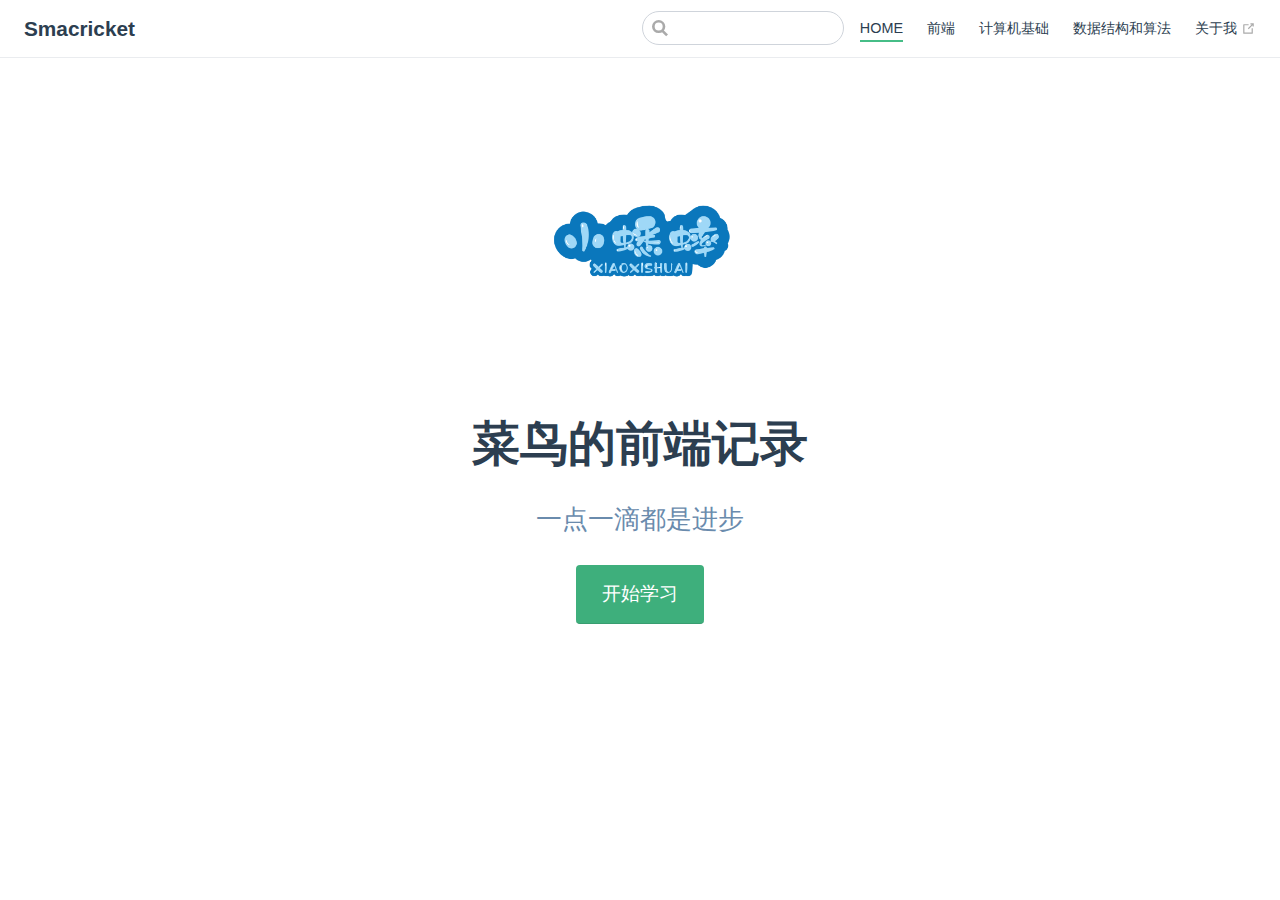
<file: index.html>
<!DOCTYPE html>
<html lang="en-US">
  <head>
    <meta charset="utf-8">
    <meta name="viewport" content="width=device-width,initial-scale=1">
    <title>Smacricket</title>
    <meta name="description" content="欢迎来到我的博客">
    <link rel="icon" href="/logo.jpg">
    
    <link rel="preload" href="/assets/css/0.styles.522906d4.css" as="style"><link rel="preload" href="/assets/js/app.32667af3.js" as="script"><link rel="preload" href="/assets/js/2.50c679b9.js" as="script"><link rel="preload" href="/assets/js/5.d7e46023.js" as="script"><link rel="prefetch" href="/assets/js/10.4318d7f8.js"><link rel="prefetch" href="/assets/js/11.157c7718.js"><link rel="prefetch" href="/assets/js/12.fbf20da9.js"><link rel="prefetch" href="/assets/js/13.0ff21976.js"><link rel="prefetch" href="/assets/js/14.267f5392.js"><link rel="prefetch" href="/assets/js/15.81241ea0.js"><link rel="prefetch" href="/assets/js/3.4c684658.js"><link rel="prefetch" href="/assets/js/4.291d6479.js"><link rel="prefetch" href="/assets/js/6.288a0c47.js"><link rel="prefetch" href="/assets/js/7.bcb06fb1.js"><link rel="prefetch" href="/assets/js/8.fedc89dc.js"><link rel="prefetch" href="/assets/js/9.fc0e9cd3.js">
    <link rel="stylesheet" href="/assets/css/0.styles.522906d4.css">
  </head>
  <body>
    <div id="app" data-server-rendered="true"><div class="theme-container no-sidebar"><header class="navbar"><div class="sidebar-button"><svg xmlns="http://www.w3.org/2000/svg" aria-hidden="true" role="img" viewBox="0 0 448 512" class="icon"><path fill="currentColor" d="M436 124H12c-6.627 0-12-5.373-12-12V80c0-6.627 5.373-12 12-12h424c6.627 0 12 5.373 12 12v32c0 6.627-5.373 12-12 12zm0 160H12c-6.627 0-12-5.373-12-12v-32c0-6.627 5.373-12 12-12h424c6.627 0 12 5.373 12 12v32c0 6.627-5.373 12-12 12zm0 160H12c-6.627 0-12-5.373-12-12v-32c0-6.627 5.373-12 12-12h424c6.627 0 12 5.373 12 12v32c0 6.627-5.373 12-12 12z"></path></svg></div> <a href="/" class="home-link router-link-exact-active router-link-active"><!----> <span class="site-name">Smacricket</span></a> <div class="links"><div class="search-box"><input aria-label="Search" autocomplete="off" spellcheck="false" value=""> <!----></div> <nav class="nav-links can-hide"><div class="nav-item"><a href="/" class="nav-link router-link-exact-active router-link-active">HOME</a></div><div class="nav-item"><a href="/font/" class="nav-link">前端</a></div><div class="nav-item"><a href="/computer/" class="nav-link">计算机基础</a></div><div class="nav-item"><a href="/algorithm/" class="nav-link">数据结构和算法</a></div><div class="nav-item"><a href="https://github.com/Smacricket" target="_blank" rel="noopener noreferrer" class="nav-link external">
  关于我
  <svg xmlns="http://www.w3.org/2000/svg" aria-hidden="true" x="0px" y="0px" viewBox="0 0 100 100" width="15" height="15" class="icon outbound"><path fill="currentColor" d="M18.8,85.1h56l0,0c2.2,0,4-1.8,4-4v-32h-8v28h-48v-48h28v-8h-32l0,0c-2.2,0-4,1.8-4,4v56C14.8,83.3,16.6,85.1,18.8,85.1z"></path> <polygon fill="currentColor" points="45.7,48.7 51.3,54.3 77.2,28.5 77.2,37.2 85.2,37.2 85.2,14.9 62.8,14.9 62.8,22.9 71.5,22.9"></polygon></svg></a></div> <!----></nav></div></header> <div class="sidebar-mask"></div> <aside class="sidebar"><nav class="nav-links"><div class="nav-item"><a href="/" class="nav-link router-link-exact-active router-link-active">HOME</a></div><div class="nav-item"><a href="/font/" class="nav-link">前端</a></div><div class="nav-item"><a href="/computer/" class="nav-link">计算机基础</a></div><div class="nav-item"><a href="/algorithm/" class="nav-link">数据结构和算法</a></div><div class="nav-item"><a href="https://github.com/Smacricket" target="_blank" rel="noopener noreferrer" class="nav-link external">
  关于我
  <svg xmlns="http://www.w3.org/2000/svg" aria-hidden="true" x="0px" y="0px" viewBox="0 0 100 100" width="15" height="15" class="icon outbound"><path fill="currentColor" d="M18.8,85.1h56l0,0c2.2,0,4-1.8,4-4v-32h-8v28h-48v-48h28v-8h-32l0,0c-2.2,0-4,1.8-4,4v56C14.8,83.3,16.6,85.1,18.8,85.1z"></path> <polygon fill="currentColor" points="45.7,48.7 51.3,54.3 77.2,28.5 77.2,37.2 85.2,37.2 85.2,14.9 62.8,14.9 62.8,22.9 71.5,22.9"></polygon></svg></a></div> <!----></nav>  <!----> </aside> <main aria-labelledby="main-title" class="home"><header class="hero"><img src="/logo.png" alt="hero"> <h1 id="main-title">菜鸟的前端记录</h1> <p class="description">
      一点一滴都是进步
    </p> <p class="action"><a href="/font/" class="nav-link action-button">开始学习</a></p></header> <!----> <div class="theme-default-content custom content__default"></div> <!----></main></div><div class="global-ui"></div></div>
    <script src="/assets/js/app.32667af3.js" defer></script><script src="/assets/js/2.50c679b9.js" defer></script><script src="/assets/js/5.d7e46023.js" defer></script>
  </body>
</html>
</file>
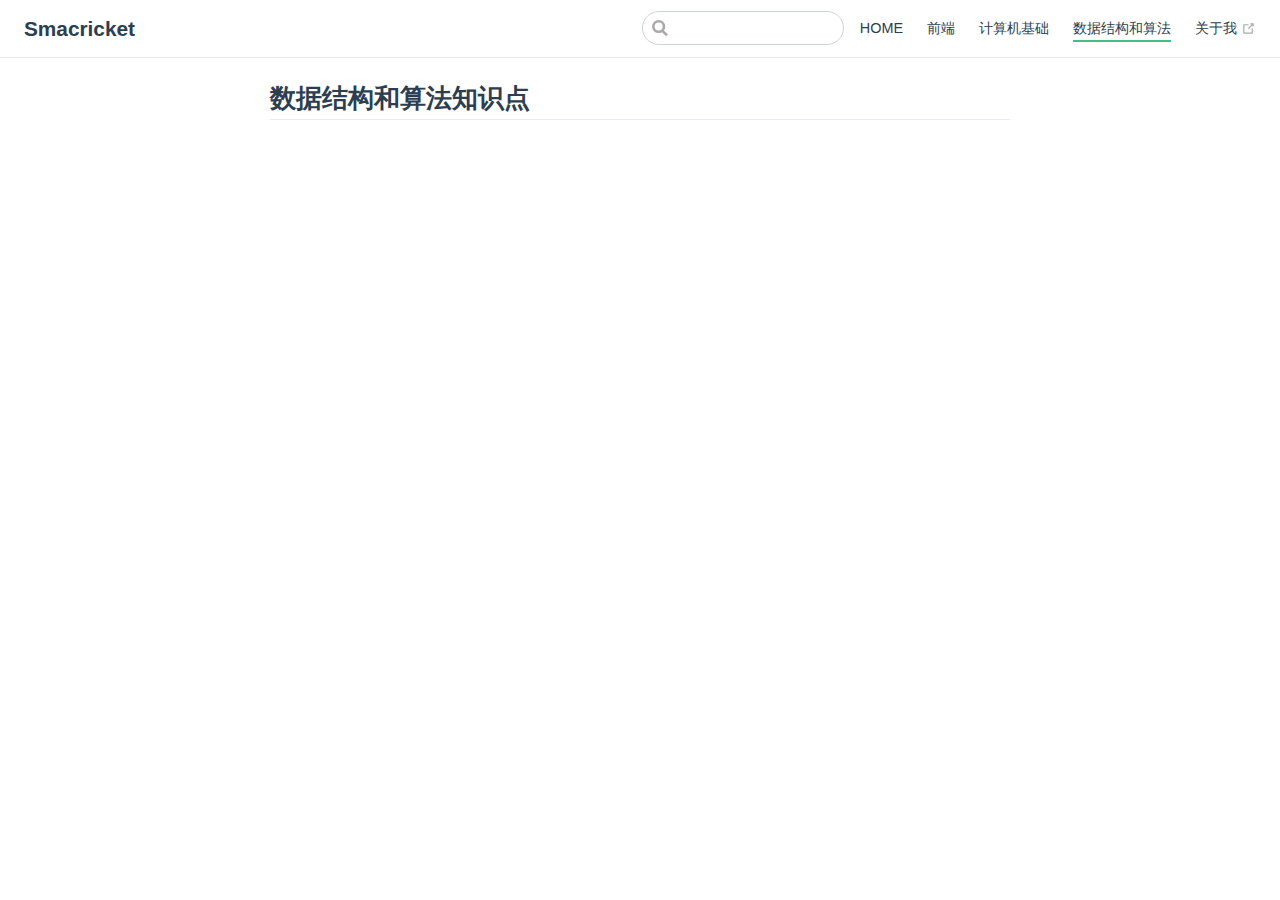
<file: algorithm/index.html>
<!DOCTYPE html>
<html lang="en-US">
  <head>
    <meta charset="utf-8">
    <meta name="viewport" content="width=device-width,initial-scale=1">
    <title>数据结构和算法知识点 | Smacricket</title>
    <meta name="description" content="欢迎来到我的博客">
    <link rel="icon" href="/logo.jpg">
    
    <link rel="preload" href="/assets/css/0.styles.522906d4.css" as="style"><link rel="preload" href="/assets/js/app.32667af3.js" as="script"><link rel="preload" href="/assets/js/2.50c679b9.js" as="script"><link rel="preload" href="/assets/js/6.288a0c47.js" as="script"><link rel="prefetch" href="/assets/js/10.4318d7f8.js"><link rel="prefetch" href="/assets/js/11.157c7718.js"><link rel="prefetch" href="/assets/js/12.fbf20da9.js"><link rel="prefetch" href="/assets/js/13.0ff21976.js"><link rel="prefetch" href="/assets/js/14.267f5392.js"><link rel="prefetch" href="/assets/js/15.81241ea0.js"><link rel="prefetch" href="/assets/js/3.4c684658.js"><link rel="prefetch" href="/assets/js/4.291d6479.js"><link rel="prefetch" href="/assets/js/5.d7e46023.js"><link rel="prefetch" href="/assets/js/7.bcb06fb1.js"><link rel="prefetch" href="/assets/js/8.fedc89dc.js"><link rel="prefetch" href="/assets/js/9.fc0e9cd3.js">
    <link rel="stylesheet" href="/assets/css/0.styles.522906d4.css">
  </head>
  <body>
    <div id="app" data-server-rendered="true"><div class="theme-container no-sidebar"><header class="navbar"><div class="sidebar-button"><svg xmlns="http://www.w3.org/2000/svg" aria-hidden="true" role="img" viewBox="0 0 448 512" class="icon"><path fill="currentColor" d="M436 124H12c-6.627 0-12-5.373-12-12V80c0-6.627 5.373-12 12-12h424c6.627 0 12 5.373 12 12v32c0 6.627-5.373 12-12 12zm0 160H12c-6.627 0-12-5.373-12-12v-32c0-6.627 5.373-12 12-12h424c6.627 0 12 5.373 12 12v32c0 6.627-5.373 12-12 12zm0 160H12c-6.627 0-12-5.373-12-12v-32c0-6.627 5.373-12 12-12h424c6.627 0 12 5.373 12 12v32c0 6.627-5.373 12-12 12z"></path></svg></div> <a href="/" class="home-link router-link-active"><!----> <span class="site-name">Smacricket</span></a> <div class="links"><div class="search-box"><input aria-label="Search" autocomplete="off" spellcheck="false" value=""> <!----></div> <nav class="nav-links can-hide"><div class="nav-item"><a href="/" class="nav-link">HOME</a></div><div class="nav-item"><a href="/font/" class="nav-link">前端</a></div><div class="nav-item"><a href="/computer/" class="nav-link">计算机基础</a></div><div class="nav-item"><a href="/algorithm/" class="nav-link router-link-exact-active router-link-active">数据结构和算法</a></div><div class="nav-item"><a href="https://github.com/Smacricket" target="_blank" rel="noopener noreferrer" class="nav-link external">
  关于我
  <svg xmlns="http://www.w3.org/2000/svg" aria-hidden="true" x="0px" y="0px" viewBox="0 0 100 100" width="15" height="15" class="icon outbound"><path fill="currentColor" d="M18.8,85.1h56l0,0c2.2,0,4-1.8,4-4v-32h-8v28h-48v-48h28v-8h-32l0,0c-2.2,0-4,1.8-4,4v56C14.8,83.3,16.6,85.1,18.8,85.1z"></path> <polygon fill="currentColor" points="45.7,48.7 51.3,54.3 77.2,28.5 77.2,37.2 85.2,37.2 85.2,14.9 62.8,14.9 62.8,22.9 71.5,22.9"></polygon></svg></a></div> <!----></nav></div></header> <div class="sidebar-mask"></div> <aside class="sidebar"><nav class="nav-links"><div class="nav-item"><a href="/" class="nav-link">HOME</a></div><div class="nav-item"><a href="/font/" class="nav-link">前端</a></div><div class="nav-item"><a href="/computer/" class="nav-link">计算机基础</a></div><div class="nav-item"><a href="/algorithm/" class="nav-link router-link-exact-active router-link-active">数据结构和算法</a></div><div class="nav-item"><a href="https://github.com/Smacricket" target="_blank" rel="noopener noreferrer" class="nav-link external">
  关于我
  <svg xmlns="http://www.w3.org/2000/svg" aria-hidden="true" x="0px" y="0px" viewBox="0 0 100 100" width="15" height="15" class="icon outbound"><path fill="currentColor" d="M18.8,85.1h56l0,0c2.2,0,4-1.8,4-4v-32h-8v28h-48v-48h28v-8h-32l0,0c-2.2,0-4,1.8-4,4v56C14.8,83.3,16.6,85.1,18.8,85.1z"></path> <polygon fill="currentColor" points="45.7,48.7 51.3,54.3 77.2,28.5 77.2,37.2 85.2,37.2 85.2,14.9 62.8,14.9 62.8,22.9 71.5,22.9"></polygon></svg></a></div> <!----></nav>  <!----> </aside> <main class="page"> <div class="theme-default-content content__default"><h2 id="数据结构和算法知识点"><a href="#数据结构和算法知识点" class="header-anchor">#</a> 数据结构和算法知识点</h2></div> <footer class="page-edit"><!----> <!----></footer> <!----> </main></div><div class="global-ui"></div></div>
    <script src="/assets/js/app.32667af3.js" defer></script><script src="/assets/js/2.50c679b9.js" defer></script><script src="/assets/js/6.288a0c47.js" defer></script>
  </body>
</html>
</file>
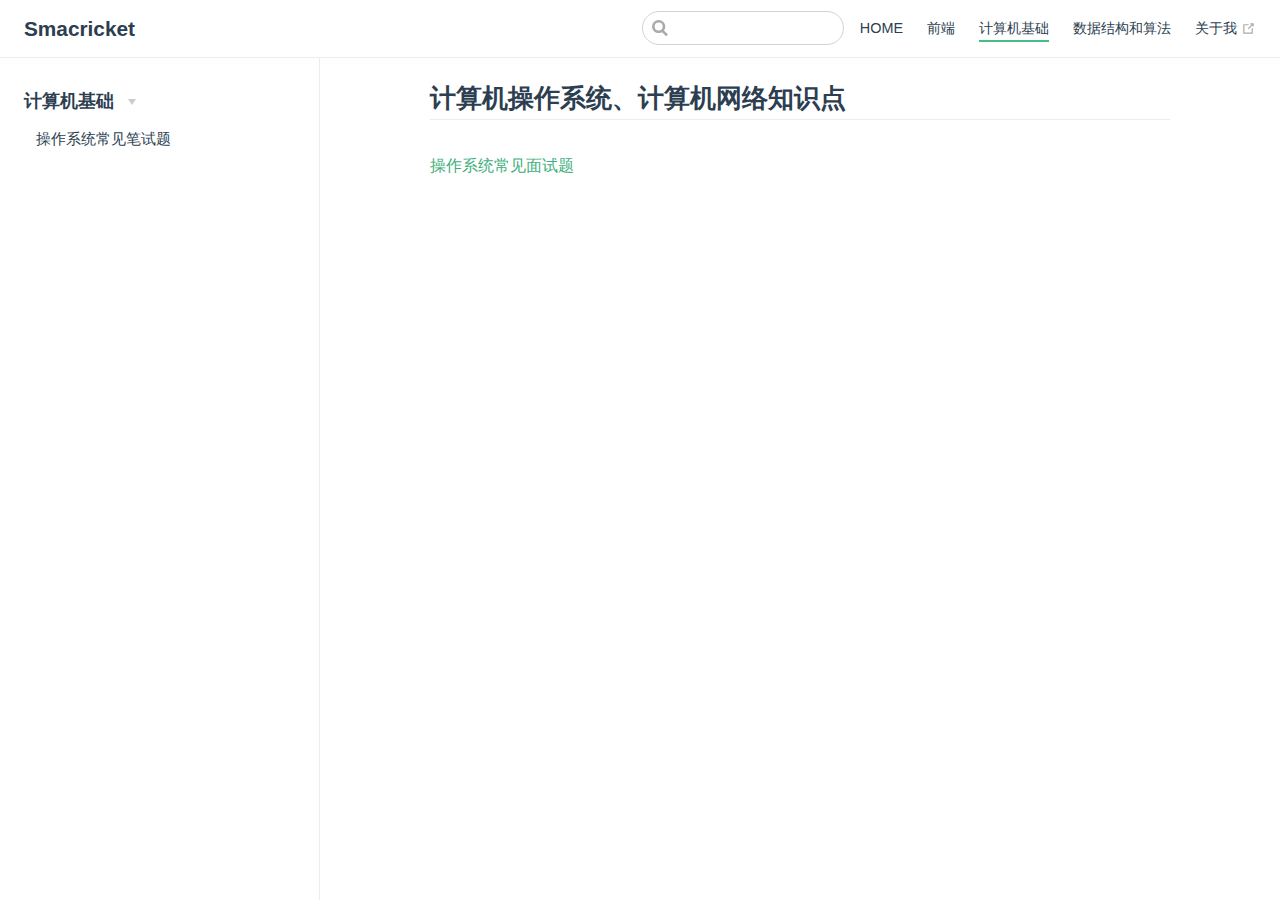
<file: computer/index.html>
<!DOCTYPE html>
<html lang="en-US">
  <head>
    <meta charset="utf-8">
    <meta name="viewport" content="width=device-width,initial-scale=1">
    <title>计算机操作系统、计算机网络知识点 | Smacricket</title>
    <meta name="description" content="欢迎来到我的博客">
    <link rel="icon" href="/logo.jpg">
    
    <link rel="preload" href="/assets/css/0.styles.522906d4.css" as="style"><link rel="preload" href="/assets/js/app.32667af3.js" as="script"><link rel="preload" href="/assets/js/2.50c679b9.js" as="script"><link rel="preload" href="/assets/js/7.bcb06fb1.js" as="script"><link rel="prefetch" href="/assets/js/10.4318d7f8.js"><link rel="prefetch" href="/assets/js/11.157c7718.js"><link rel="prefetch" href="/assets/js/12.fbf20da9.js"><link rel="prefetch" href="/assets/js/13.0ff21976.js"><link rel="prefetch" href="/assets/js/14.267f5392.js"><link rel="prefetch" href="/assets/js/15.81241ea0.js"><link rel="prefetch" href="/assets/js/3.4c684658.js"><link rel="prefetch" href="/assets/js/4.291d6479.js"><link rel="prefetch" href="/assets/js/5.d7e46023.js"><link rel="prefetch" href="/assets/js/6.288a0c47.js"><link rel="prefetch" href="/assets/js/8.fedc89dc.js"><link rel="prefetch" href="/assets/js/9.fc0e9cd3.js">
    <link rel="stylesheet" href="/assets/css/0.styles.522906d4.css">
  </head>
  <body>
    <div id="app" data-server-rendered="true"><div class="theme-container"><header class="navbar"><div class="sidebar-button"><svg xmlns="http://www.w3.org/2000/svg" aria-hidden="true" role="img" viewBox="0 0 448 512" class="icon"><path fill="currentColor" d="M436 124H12c-6.627 0-12-5.373-12-12V80c0-6.627 5.373-12 12-12h424c6.627 0 12 5.373 12 12v32c0 6.627-5.373 12-12 12zm0 160H12c-6.627 0-12-5.373-12-12v-32c0-6.627 5.373-12 12-12h424c6.627 0 12 5.373 12 12v32c0 6.627-5.373 12-12 12zm0 160H12c-6.627 0-12-5.373-12-12v-32c0-6.627 5.373-12 12-12h424c6.627 0 12 5.373 12 12v32c0 6.627-5.373 12-12 12z"></path></svg></div> <a href="/" class="home-link router-link-active"><!----> <span class="site-name">Smacricket</span></a> <div class="links"><div class="search-box"><input aria-label="Search" autocomplete="off" spellcheck="false" value=""> <!----></div> <nav class="nav-links can-hide"><div class="nav-item"><a href="/" class="nav-link">HOME</a></div><div class="nav-item"><a href="/font/" class="nav-link">前端</a></div><div class="nav-item"><a href="/computer/" class="nav-link router-link-exact-active router-link-active">计算机基础</a></div><div class="nav-item"><a href="/algorithm/" class="nav-link">数据结构和算法</a></div><div class="nav-item"><a href="https://github.com/Smacricket" target="_blank" rel="noopener noreferrer" class="nav-link external">
  关于我
  <svg xmlns="http://www.w3.org/2000/svg" aria-hidden="true" x="0px" y="0px" viewBox="0 0 100 100" width="15" height="15" class="icon outbound"><path fill="currentColor" d="M18.8,85.1h56l0,0c2.2,0,4-1.8,4-4v-32h-8v28h-48v-48h28v-8h-32l0,0c-2.2,0-4,1.8-4,4v56C14.8,83.3,16.6,85.1,18.8,85.1z"></path> <polygon fill="currentColor" points="45.7,48.7 51.3,54.3 77.2,28.5 77.2,37.2 85.2,37.2 85.2,14.9 62.8,14.9 62.8,22.9 71.5,22.9"></polygon></svg></a></div> <!----></nav></div></header> <div class="sidebar-mask"></div> <aside class="sidebar"><nav class="nav-links"><div class="nav-item"><a href="/" class="nav-link">HOME</a></div><div class="nav-item"><a href="/font/" class="nav-link">前端</a></div><div class="nav-item"><a href="/computer/" class="nav-link router-link-exact-active router-link-active">计算机基础</a></div><div class="nav-item"><a href="/algorithm/" class="nav-link">数据结构和算法</a></div><div class="nav-item"><a href="https://github.com/Smacricket" target="_blank" rel="noopener noreferrer" class="nav-link external">
  关于我
  <svg xmlns="http://www.w3.org/2000/svg" aria-hidden="true" x="0px" y="0px" viewBox="0 0 100 100" width="15" height="15" class="icon outbound"><path fill="currentColor" d="M18.8,85.1h56l0,0c2.2,0,4-1.8,4-4v-32h-8v28h-48v-48h28v-8h-32l0,0c-2.2,0-4,1.8-4,4v56C14.8,83.3,16.6,85.1,18.8,85.1z"></path> <polygon fill="currentColor" points="45.7,48.7 51.3,54.3 77.2,28.5 77.2,37.2 85.2,37.2 85.2,14.9 62.8,14.9 62.8,22.9 71.5,22.9"></polygon></svg></a></div> <!----></nav>  <ul class="sidebar-links"><li><section class="sidebar-group collapsable depth-0"><p class="sidebar-heading open"><span>计算机基础</span> <span class="arrow down"></span></p> <ul class="sidebar-links sidebar-group-items"><li><a href="/computer/操作系统常见笔试题.html" class="sidebar-link">操作系统常见笔试题</a></li></ul></section></li></ul> </aside> <main class="page"> <div class="theme-default-content content__default"><h2 id="计算机操作系统、计算机网络知识点"><a href="#计算机操作系统、计算机网络知识点" class="header-anchor">#</a> 计算机操作系统、计算机网络知识点</h2> <p><a href="/computer/操作系统常见面试题.html">操作系统常见面试题</a></p></div> <footer class="page-edit"><!----> <!----></footer> <!----> </main></div><div class="global-ui"></div></div>
    <script src="/assets/js/app.32667af3.js" defer></script><script src="/assets/js/2.50c679b9.js" defer></script><script src="/assets/js/7.bcb06fb1.js" defer></script>
  </body>
</html>
</file>
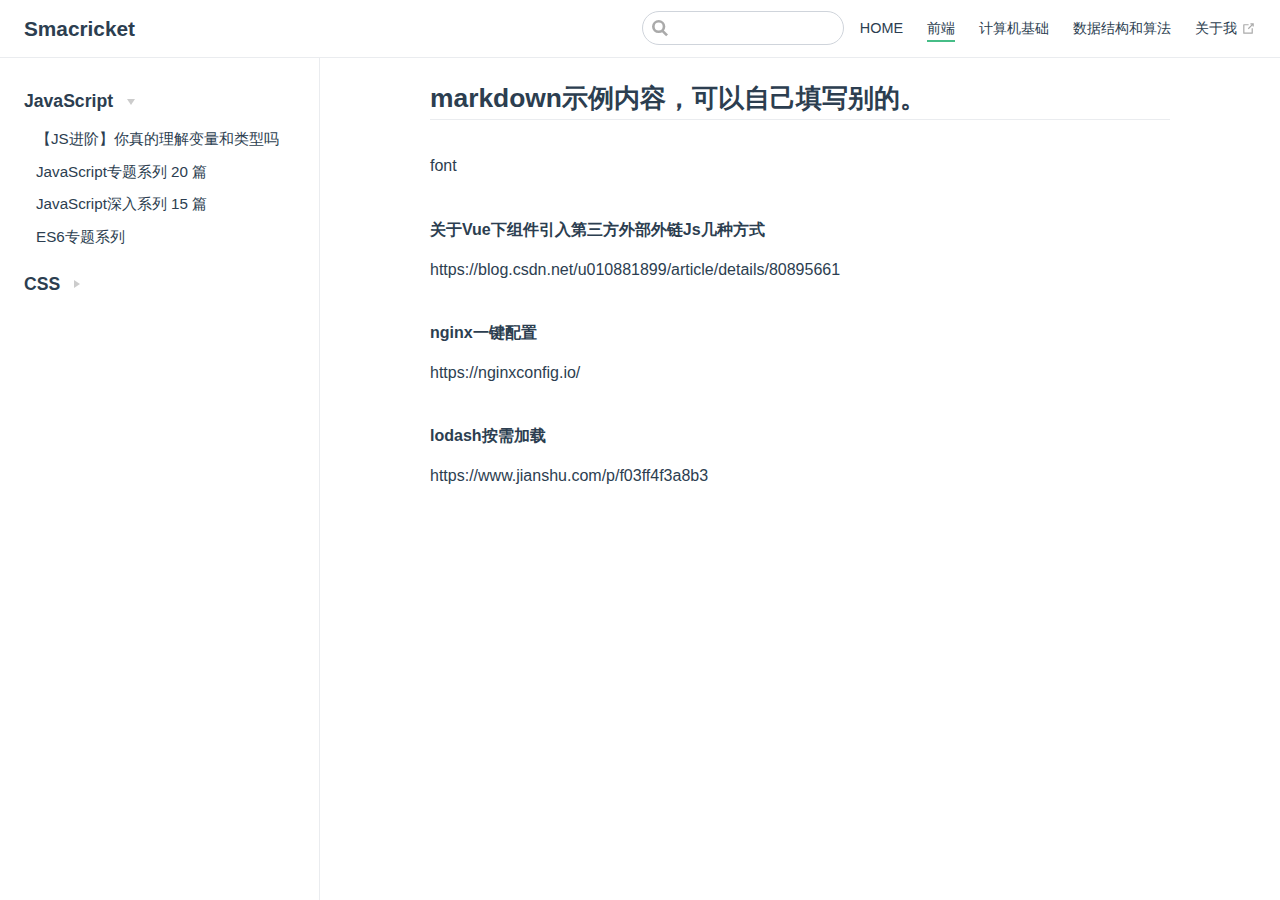
<file: font/index.html>
<!DOCTYPE html>
<html lang="en-US">
  <head>
    <meta charset="utf-8">
    <meta name="viewport" content="width=device-width,initial-scale=1">
    <title>markdown示例内容，可以自己填写别的。 | Smacricket</title>
    <meta name="description" content="欢迎来到我的博客">
    <link rel="icon" href="/logo.jpg">
    
    <link rel="preload" href="/assets/css/0.styles.522906d4.css" as="style"><link rel="preload" href="/assets/js/app.32667af3.js" as="script"><link rel="preload" href="/assets/js/2.50c679b9.js" as="script"><link rel="preload" href="/assets/js/14.267f5392.js" as="script"><link rel="prefetch" href="/assets/js/10.4318d7f8.js"><link rel="prefetch" href="/assets/js/11.157c7718.js"><link rel="prefetch" href="/assets/js/12.fbf20da9.js"><link rel="prefetch" href="/assets/js/13.0ff21976.js"><link rel="prefetch" href="/assets/js/15.81241ea0.js"><link rel="prefetch" href="/assets/js/3.4c684658.js"><link rel="prefetch" href="/assets/js/4.291d6479.js"><link rel="prefetch" href="/assets/js/5.d7e46023.js"><link rel="prefetch" href="/assets/js/6.288a0c47.js"><link rel="prefetch" href="/assets/js/7.bcb06fb1.js"><link rel="prefetch" href="/assets/js/8.fedc89dc.js"><link rel="prefetch" href="/assets/js/9.fc0e9cd3.js">
    <link rel="stylesheet" href="/assets/css/0.styles.522906d4.css">
  </head>
  <body>
    <div id="app" data-server-rendered="true"><div class="theme-container"><header class="navbar"><div class="sidebar-button"><svg xmlns="http://www.w3.org/2000/svg" aria-hidden="true" role="img" viewBox="0 0 448 512" class="icon"><path fill="currentColor" d="M436 124H12c-6.627 0-12-5.373-12-12V80c0-6.627 5.373-12 12-12h424c6.627 0 12 5.373 12 12v32c0 6.627-5.373 12-12 12zm0 160H12c-6.627 0-12-5.373-12-12v-32c0-6.627 5.373-12 12-12h424c6.627 0 12 5.373 12 12v32c0 6.627-5.373 12-12 12zm0 160H12c-6.627 0-12-5.373-12-12v-32c0-6.627 5.373-12 12-12h424c6.627 0 12 5.373 12 12v32c0 6.627-5.373 12-12 12z"></path></svg></div> <a href="/" class="home-link router-link-active"><!----> <span class="site-name">Smacricket</span></a> <div class="links"><div class="search-box"><input aria-label="Search" autocomplete="off" spellcheck="false" value=""> <!----></div> <nav class="nav-links can-hide"><div class="nav-item"><a href="/" class="nav-link">HOME</a></div><div class="nav-item"><a href="/font/" class="nav-link router-link-exact-active router-link-active">前端</a></div><div class="nav-item"><a href="/computer/" class="nav-link">计算机基础</a></div><div class="nav-item"><a href="/algorithm/" class="nav-link">数据结构和算法</a></div><div class="nav-item"><a href="https://github.com/Smacricket" target="_blank" rel="noopener noreferrer" class="nav-link external">
  关于我
  <svg xmlns="http://www.w3.org/2000/svg" aria-hidden="true" x="0px" y="0px" viewBox="0 0 100 100" width="15" height="15" class="icon outbound"><path fill="currentColor" d="M18.8,85.1h56l0,0c2.2,0,4-1.8,4-4v-32h-8v28h-48v-48h28v-8h-32l0,0c-2.2,0-4,1.8-4,4v56C14.8,83.3,16.6,85.1,18.8,85.1z"></path> <polygon fill="currentColor" points="45.7,48.7 51.3,54.3 77.2,28.5 77.2,37.2 85.2,37.2 85.2,14.9 62.8,14.9 62.8,22.9 71.5,22.9"></polygon></svg></a></div> <!----></nav></div></header> <div class="sidebar-mask"></div> <aside class="sidebar"><nav class="nav-links"><div class="nav-item"><a href="/" class="nav-link">HOME</a></div><div class="nav-item"><a href="/font/" class="nav-link router-link-exact-active router-link-active">前端</a></div><div class="nav-item"><a href="/computer/" class="nav-link">计算机基础</a></div><div class="nav-item"><a href="/algorithm/" class="nav-link">数据结构和算法</a></div><div class="nav-item"><a href="https://github.com/Smacricket" target="_blank" rel="noopener noreferrer" class="nav-link external">
  关于我
  <svg xmlns="http://www.w3.org/2000/svg" aria-hidden="true" x="0px" y="0px" viewBox="0 0 100 100" width="15" height="15" class="icon outbound"><path fill="currentColor" d="M18.8,85.1h56l0,0c2.2,0,4-1.8,4-4v-32h-8v28h-48v-48h28v-8h-32l0,0c-2.2,0-4,1.8-4,4v56C14.8,83.3,16.6,85.1,18.8,85.1z"></path> <polygon fill="currentColor" points="45.7,48.7 51.3,54.3 77.2,28.5 77.2,37.2 85.2,37.2 85.2,14.9 62.8,14.9 62.8,22.9 71.5,22.9"></polygon></svg></a></div> <!----></nav>  <ul class="sidebar-links"><li><section class="sidebar-group collapsable depth-0"><p class="sidebar-heading open"><span>JavaScript</span> <span class="arrow down"></span></p> <ul class="sidebar-links sidebar-group-items"><li><a href="/font/JavaScript/【JS进阶】你真的理解变量和类型吗.html" class="sidebar-link">【JS进阶】你真的理解变量和类型吗</a></li><li><a href="/font/JavaScript/JavaScript专题系列 20 篇.html" class="sidebar-link">JavaScript专题系列 20 篇</a></li><li><a href="/font/JavaScript/JavaScript深入系列 15 篇.html" class="sidebar-link">JavaScript深入系列 15 篇</a></li><li><a href="/font/JavaScript/ES6专题系列.html" class="sidebar-link">ES6专题系列</a></li></ul></section></li><li><section class="sidebar-group collapsable depth-0"><p class="sidebar-heading"><span>CSS</span> <span class="arrow right"></span></p> <!----></section></li></ul> </aside> <main class="page"> <div class="theme-default-content content__default"><h2 id="markdown示例内容，可以自己填写别的。"><a href="#markdown示例内容，可以自己填写别的。" class="header-anchor">#</a> markdown示例内容，可以自己填写别的。</h2> <p>font</p> <h4 id="关于vue下组件引入第三方外部外链js几种方式"><a href="#关于vue下组件引入第三方外部外链js几种方式" class="header-anchor">#</a> 关于Vue下组件引入第三方外部外链Js几种方式</h4> <p>https://blog.csdn.net/u010881899/article/details/80895661</p> <h4 id="nginx一键配置"><a href="#nginx一键配置" class="header-anchor">#</a> nginx一键配置</h4> <p>https://nginxconfig.io/</p> <h4 id="lodash按需加载"><a href="#lodash按需加载" class="header-anchor">#</a> lodash按需加载</h4> <p>https://www.jianshu.com/p/f03ff4f3a8b3</p></div> <footer class="page-edit"><!----> <!----></footer> <!----> </main></div><div class="global-ui"></div></div>
    <script src="/assets/js/app.32667af3.js" defer></script><script src="/assets/js/2.50c679b9.js" defer></script><script src="/assets/js/14.267f5392.js" defer></script>
  </body>
</html>
</file>
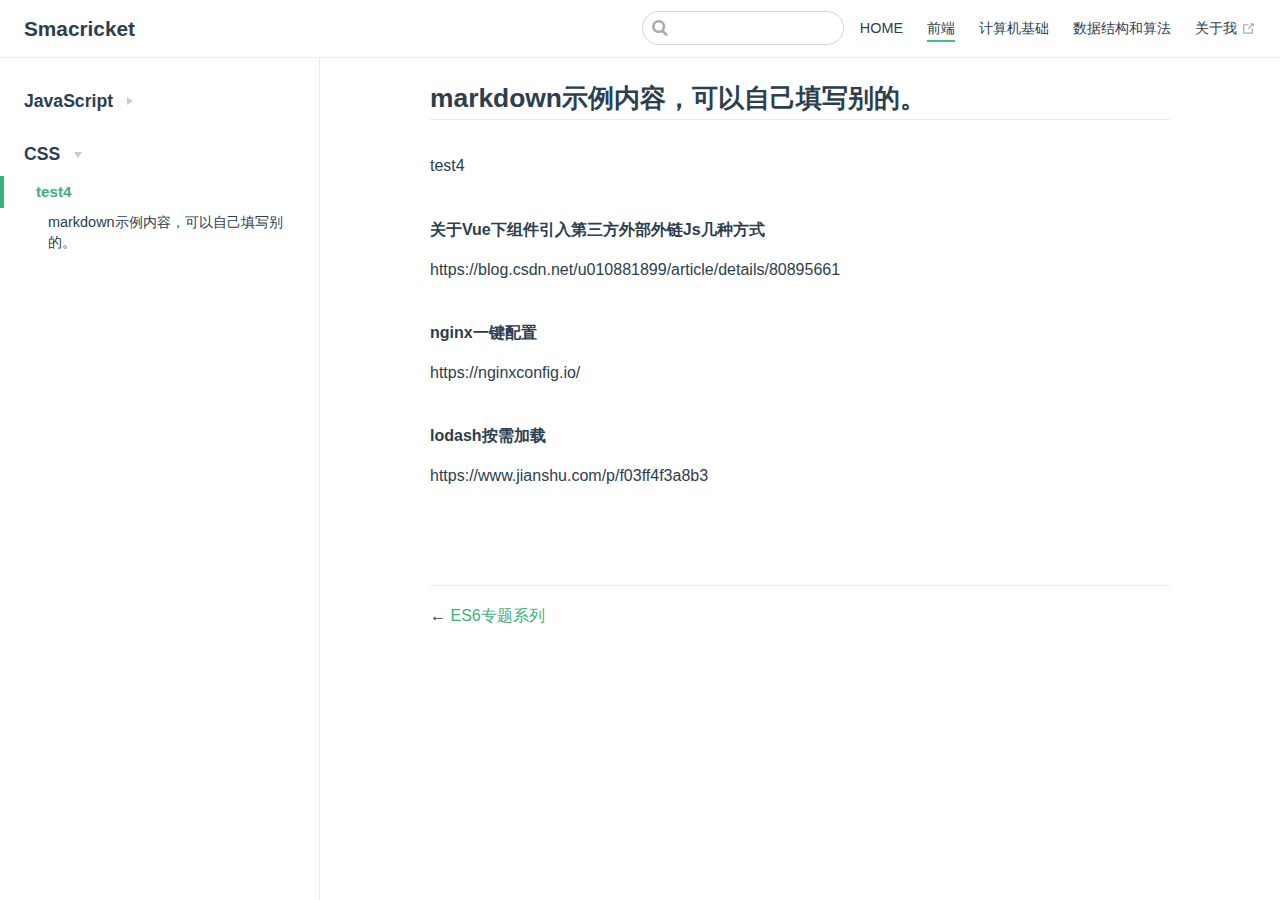
<file: font/CSS/test4.html>
<!DOCTYPE html>
<html lang="en-US">
  <head>
    <meta charset="utf-8">
    <meta name="viewport" content="width=device-width,initial-scale=1">
    <title>markdown示例内容，可以自己填写别的。 | Smacricket</title>
    <meta name="description" content="欢迎来到我的博客">
    <link rel="icon" href="/logo.jpg">
    
    <link rel="preload" href="/assets/css/0.styles.522906d4.css" as="style"><link rel="preload" href="/assets/js/app.32667af3.js" as="script"><link rel="preload" href="/assets/js/2.50c679b9.js" as="script"><link rel="preload" href="/assets/js/9.fc0e9cd3.js" as="script"><link rel="prefetch" href="/assets/js/10.4318d7f8.js"><link rel="prefetch" href="/assets/js/11.157c7718.js"><link rel="prefetch" href="/assets/js/12.fbf20da9.js"><link rel="prefetch" href="/assets/js/13.0ff21976.js"><link rel="prefetch" href="/assets/js/14.267f5392.js"><link rel="prefetch" href="/assets/js/15.81241ea0.js"><link rel="prefetch" href="/assets/js/3.4c684658.js"><link rel="prefetch" href="/assets/js/4.291d6479.js"><link rel="prefetch" href="/assets/js/5.d7e46023.js"><link rel="prefetch" href="/assets/js/6.288a0c47.js"><link rel="prefetch" href="/assets/js/7.bcb06fb1.js"><link rel="prefetch" href="/assets/js/8.fedc89dc.js">
    <link rel="stylesheet" href="/assets/css/0.styles.522906d4.css">
  </head>
  <body>
    <div id="app" data-server-rendered="true"><div class="theme-container"><header class="navbar"><div class="sidebar-button"><svg xmlns="http://www.w3.org/2000/svg" aria-hidden="true" role="img" viewBox="0 0 448 512" class="icon"><path fill="currentColor" d="M436 124H12c-6.627 0-12-5.373-12-12V80c0-6.627 5.373-12 12-12h424c6.627 0 12 5.373 12 12v32c0 6.627-5.373 12-12 12zm0 160H12c-6.627 0-12-5.373-12-12v-32c0-6.627 5.373-12 12-12h424c6.627 0 12 5.373 12 12v32c0 6.627-5.373 12-12 12zm0 160H12c-6.627 0-12-5.373-12-12v-32c0-6.627 5.373-12 12-12h424c6.627 0 12 5.373 12 12v32c0 6.627-5.373 12-12 12z"></path></svg></div> <a href="/" class="home-link router-link-active"><!----> <span class="site-name">Smacricket</span></a> <div class="links"><div class="search-box"><input aria-label="Search" autocomplete="off" spellcheck="false" value=""> <!----></div> <nav class="nav-links can-hide"><div class="nav-item"><a href="/" class="nav-link">HOME</a></div><div class="nav-item"><a href="/font/" class="nav-link router-link-active">前端</a></div><div class="nav-item"><a href="/computer/" class="nav-link">计算机基础</a></div><div class="nav-item"><a href="/algorithm/" class="nav-link">数据结构和算法</a></div><div class="nav-item"><a href="https://github.com/Smacricket" target="_blank" rel="noopener noreferrer" class="nav-link external">
  关于我
  <svg xmlns="http://www.w3.org/2000/svg" aria-hidden="true" x="0px" y="0px" viewBox="0 0 100 100" width="15" height="15" class="icon outbound"><path fill="currentColor" d="M18.8,85.1h56l0,0c2.2,0,4-1.8,4-4v-32h-8v28h-48v-48h28v-8h-32l0,0c-2.2,0-4,1.8-4,4v56C14.8,83.3,16.6,85.1,18.8,85.1z"></path> <polygon fill="currentColor" points="45.7,48.7 51.3,54.3 77.2,28.5 77.2,37.2 85.2,37.2 85.2,14.9 62.8,14.9 62.8,22.9 71.5,22.9"></polygon></svg></a></div> <!----></nav></div></header> <div class="sidebar-mask"></div> <aside class="sidebar"><nav class="nav-links"><div class="nav-item"><a href="/" class="nav-link">HOME</a></div><div class="nav-item"><a href="/font/" class="nav-link router-link-active">前端</a></div><div class="nav-item"><a href="/computer/" class="nav-link">计算机基础</a></div><div class="nav-item"><a href="/algorithm/" class="nav-link">数据结构和算法</a></div><div class="nav-item"><a href="https://github.com/Smacricket" target="_blank" rel="noopener noreferrer" class="nav-link external">
  关于我
  <svg xmlns="http://www.w3.org/2000/svg" aria-hidden="true" x="0px" y="0px" viewBox="0 0 100 100" width="15" height="15" class="icon outbound"><path fill="currentColor" d="M18.8,85.1h56l0,0c2.2,0,4-1.8,4-4v-32h-8v28h-48v-48h28v-8h-32l0,0c-2.2,0-4,1.8-4,4v56C14.8,83.3,16.6,85.1,18.8,85.1z"></path> <polygon fill="currentColor" points="45.7,48.7 51.3,54.3 77.2,28.5 77.2,37.2 85.2,37.2 85.2,14.9 62.8,14.9 62.8,22.9 71.5,22.9"></polygon></svg></a></div> <!----></nav>  <ul class="sidebar-links"><li><section class="sidebar-group collapsable depth-0"><p class="sidebar-heading"><span>JavaScript</span> <span class="arrow right"></span></p> <!----></section></li><li><section class="sidebar-group collapsable depth-0"><p class="sidebar-heading open"><span>CSS</span> <span class="arrow down"></span></p> <ul class="sidebar-links sidebar-group-items"><li><a href="/font/CSS/test4.html" class="active sidebar-link">test4</a><ul class="sidebar-sub-headers"><li class="sidebar-sub-header"><a href="/font/CSS/test4.html#markdown示例内容，可以自己填写别的。" class="sidebar-link">markdown示例内容，可以自己填写别的。</a></li></ul></li></ul></section></li></ul> </aside> <main class="page"> <div class="theme-default-content content__default"><h2 id="markdown示例内容，可以自己填写别的。"><a href="#markdown示例内容，可以自己填写别的。" class="header-anchor">#</a> markdown示例内容，可以自己填写别的。</h2> <p>test4</p> <h4 id="关于vue下组件引入第三方外部外链js几种方式"><a href="#关于vue下组件引入第三方外部外链js几种方式" class="header-anchor">#</a> 关于Vue下组件引入第三方外部外链Js几种方式</h4> <p>https://blog.csdn.net/u010881899/article/details/80895661</p> <h4 id="nginx一键配置"><a href="#nginx一键配置" class="header-anchor">#</a> nginx一键配置</h4> <p>https://nginxconfig.io/</p> <h4 id="lodash按需加载"><a href="#lodash按需加载" class="header-anchor">#</a> lodash按需加载</h4> <p>https://www.jianshu.com/p/f03ff4f3a8b3</p></div> <footer class="page-edit"><!----> <!----></footer> <div class="page-nav"><p class="inner"><span class="prev">
      ←
      <a href="/font/JavaScript/ES6专题系列.html" class="prev">ES6专题系列</a></span> <!----></p></div> </main></div><div class="global-ui"></div></div>
    <script src="/assets/js/app.32667af3.js" defer></script><script src="/assets/js/2.50c679b9.js" defer></script><script src="/assets/js/9.fc0e9cd3.js" defer></script>
  </body>
</html>
</file>
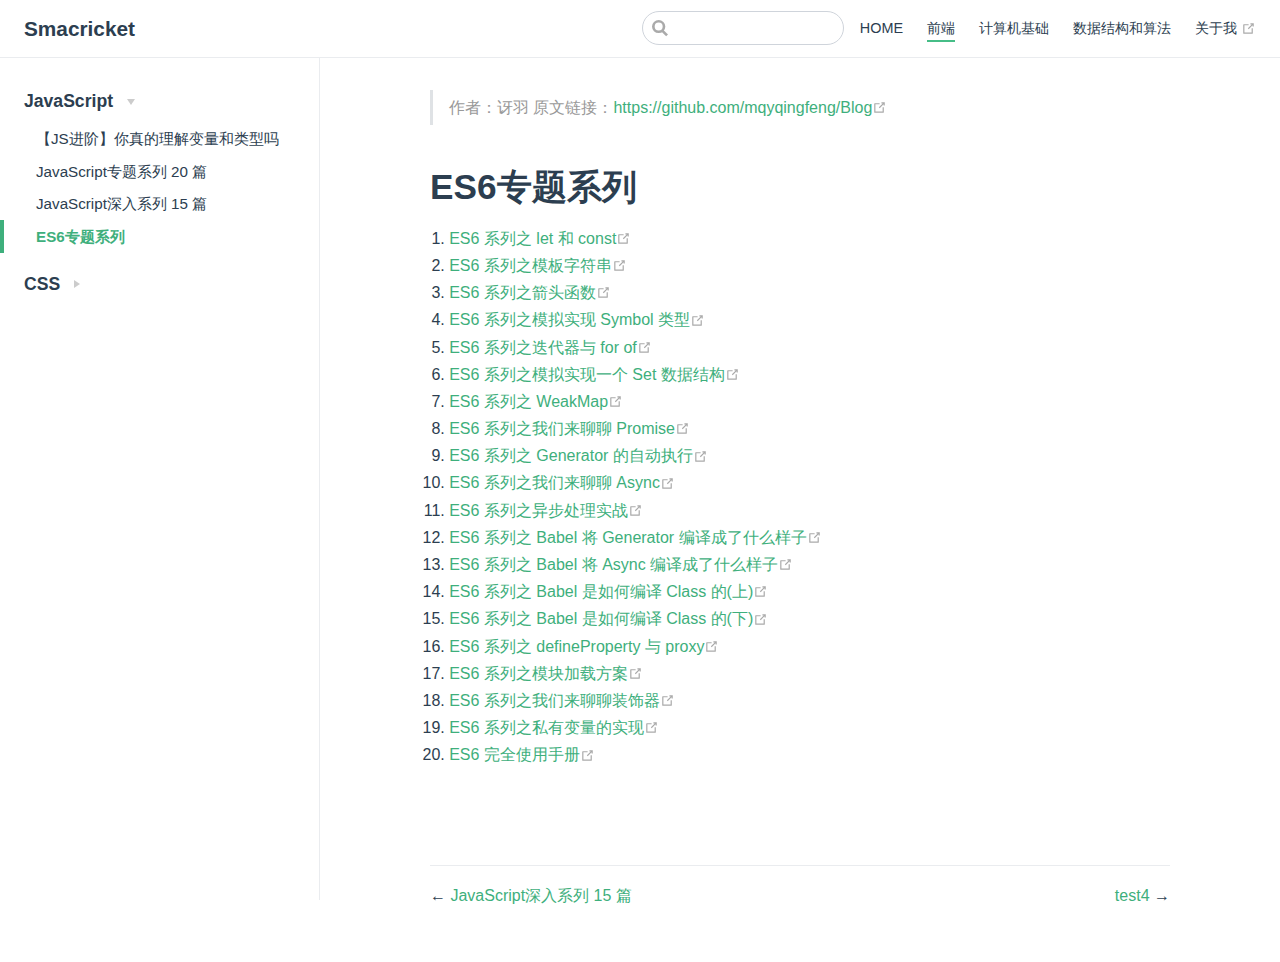
<file: font/JavaScript/ES6专题系列.html>
<!DOCTYPE html>
<html lang="en-US">
  <head>
    <meta charset="utf-8">
    <meta name="viewport" content="width=device-width,initial-scale=1">
    <title>Smacricket</title>
    <meta name="description" content="欢迎来到我的博客">
    <link rel="icon" href="/logo.jpg">
    
    <link rel="preload" href="/assets/css/0.styles.522906d4.css" as="style"><link rel="preload" href="/assets/js/app.32667af3.js" as="script"><link rel="preload" href="/assets/js/2.50c679b9.js" as="script"><link rel="preload" href="/assets/js/10.4318d7f8.js" as="script"><link rel="prefetch" href="/assets/js/11.157c7718.js"><link rel="prefetch" href="/assets/js/12.fbf20da9.js"><link rel="prefetch" href="/assets/js/13.0ff21976.js"><link rel="prefetch" href="/assets/js/14.267f5392.js"><link rel="prefetch" href="/assets/js/15.81241ea0.js"><link rel="prefetch" href="/assets/js/3.4c684658.js"><link rel="prefetch" href="/assets/js/4.291d6479.js"><link rel="prefetch" href="/assets/js/5.d7e46023.js"><link rel="prefetch" href="/assets/js/6.288a0c47.js"><link rel="prefetch" href="/assets/js/7.bcb06fb1.js"><link rel="prefetch" href="/assets/js/8.fedc89dc.js"><link rel="prefetch" href="/assets/js/9.fc0e9cd3.js">
    <link rel="stylesheet" href="/assets/css/0.styles.522906d4.css">
  </head>
  <body>
    <div id="app" data-server-rendered="true"><div class="theme-container"><header class="navbar"><div class="sidebar-button"><svg xmlns="http://www.w3.org/2000/svg" aria-hidden="true" role="img" viewBox="0 0 448 512" class="icon"><path fill="currentColor" d="M436 124H12c-6.627 0-12-5.373-12-12V80c0-6.627 5.373-12 12-12h424c6.627 0 12 5.373 12 12v32c0 6.627-5.373 12-12 12zm0 160H12c-6.627 0-12-5.373-12-12v-32c0-6.627 5.373-12 12-12h424c6.627 0 12 5.373 12 12v32c0 6.627-5.373 12-12 12zm0 160H12c-6.627 0-12-5.373-12-12v-32c0-6.627 5.373-12 12-12h424c6.627 0 12 5.373 12 12v32c0 6.627-5.373 12-12 12z"></path></svg></div> <a href="/" class="home-link router-link-active"><!----> <span class="site-name">Smacricket</span></a> <div class="links"><div class="search-box"><input aria-label="Search" autocomplete="off" spellcheck="false" value=""> <!----></div> <nav class="nav-links can-hide"><div class="nav-item"><a href="/" class="nav-link">HOME</a></div><div class="nav-item"><a href="/font/" class="nav-link router-link-active">前端</a></div><div class="nav-item"><a href="/computer/" class="nav-link">计算机基础</a></div><div class="nav-item"><a href="/algorithm/" class="nav-link">数据结构和算法</a></div><div class="nav-item"><a href="https://github.com/Smacricket" target="_blank" rel="noopener noreferrer" class="nav-link external">
  关于我
  <svg xmlns="http://www.w3.org/2000/svg" aria-hidden="true" x="0px" y="0px" viewBox="0 0 100 100" width="15" height="15" class="icon outbound"><path fill="currentColor" d="M18.8,85.1h56l0,0c2.2,0,4-1.8,4-4v-32h-8v28h-48v-48h28v-8h-32l0,0c-2.2,0-4,1.8-4,4v56C14.8,83.3,16.6,85.1,18.8,85.1z"></path> <polygon fill="currentColor" points="45.7,48.7 51.3,54.3 77.2,28.5 77.2,37.2 85.2,37.2 85.2,14.9 62.8,14.9 62.8,22.9 71.5,22.9"></polygon></svg></a></div> <!----></nav></div></header> <div class="sidebar-mask"></div> <aside class="sidebar"><nav class="nav-links"><div class="nav-item"><a href="/" class="nav-link">HOME</a></div><div class="nav-item"><a href="/font/" class="nav-link router-link-active">前端</a></div><div class="nav-item"><a href="/computer/" class="nav-link">计算机基础</a></div><div class="nav-item"><a href="/algorithm/" class="nav-link">数据结构和算法</a></div><div class="nav-item"><a href="https://github.com/Smacricket" target="_blank" rel="noopener noreferrer" class="nav-link external">
  关于我
  <svg xmlns="http://www.w3.org/2000/svg" aria-hidden="true" x="0px" y="0px" viewBox="0 0 100 100" width="15" height="15" class="icon outbound"><path fill="currentColor" d="M18.8,85.1h56l0,0c2.2,0,4-1.8,4-4v-32h-8v28h-48v-48h28v-8h-32l0,0c-2.2,0-4,1.8-4,4v56C14.8,83.3,16.6,85.1,18.8,85.1z"></path> <polygon fill="currentColor" points="45.7,48.7 51.3,54.3 77.2,28.5 77.2,37.2 85.2,37.2 85.2,14.9 62.8,14.9 62.8,22.9 71.5,22.9"></polygon></svg></a></div> <!----></nav>  <ul class="sidebar-links"><li><section class="sidebar-group collapsable depth-0"><p class="sidebar-heading open"><span>JavaScript</span> <span class="arrow down"></span></p> <ul class="sidebar-links sidebar-group-items"><li><a href="/font/JavaScript/【JS进阶】你真的理解变量和类型吗.html" class="sidebar-link">【JS进阶】你真的理解变量和类型吗</a></li><li><a href="/font/JavaScript/JavaScript专题系列 20 篇.html" class="sidebar-link">JavaScript专题系列 20 篇</a></li><li><a href="/font/JavaScript/JavaScript深入系列 15 篇.html" class="sidebar-link">JavaScript深入系列 15 篇</a></li><li><a href="/font/JavaScript/ES6专题系列.html" class="active sidebar-link">ES6专题系列</a></li></ul></section></li><li><section class="sidebar-group collapsable depth-0"><p class="sidebar-heading"><span>CSS</span> <span class="arrow right"></span></p> <!----></section></li></ul> </aside> <main class="page"> <div class="theme-default-content content__default"><blockquote><p>作者：讶羽
原文链接：<a href="https://github.com/mqyqingfeng/Blog" target="_blank" rel="noopener noreferrer">https://github.com/mqyqingfeng/Blog<svg xmlns="http://www.w3.org/2000/svg" aria-hidden="true" x="0px" y="0px" viewBox="0 0 100 100" width="15" height="15" class="icon outbound"><path fill="currentColor" d="M18.8,85.1h56l0,0c2.2,0,4-1.8,4-4v-32h-8v28h-48v-48h28v-8h-32l0,0c-2.2,0-4,1.8-4,4v56C14.8,83.3,16.6,85.1,18.8,85.1z"></path> <polygon fill="currentColor" points="45.7,48.7 51.3,54.3 77.2,28.5 77.2,37.2 85.2,37.2 85.2,14.9 62.8,14.9 62.8,22.9 71.5,22.9"></polygon></svg></a></p></blockquote> <h1 id="es6专题系列"><a href="#es6专题系列" class="header-anchor">#</a> ES6专题系列</h1> <ol><li><a href="https://github.com/mqyqingfeng/Blog/issues/82" target="_blank" rel="noopener noreferrer">ES6 系列之 let 和 const<svg xmlns="http://www.w3.org/2000/svg" aria-hidden="true" x="0px" y="0px" viewBox="0 0 100 100" width="15" height="15" class="icon outbound"><path fill="currentColor" d="M18.8,85.1h56l0,0c2.2,0,4-1.8,4-4v-32h-8v28h-48v-48h28v-8h-32l0,0c-2.2,0-4,1.8-4,4v56C14.8,83.3,16.6,85.1,18.8,85.1z"></path> <polygon fill="currentColor" points="45.7,48.7 51.3,54.3 77.2,28.5 77.2,37.2 85.2,37.2 85.2,14.9 62.8,14.9 62.8,22.9 71.5,22.9"></polygon></svg></a></li> <li><a href="https://github.com/mqyqingfeng/Blog/issues/84" target="_blank" rel="noopener noreferrer">ES6 系列之模板字符串<svg xmlns="http://www.w3.org/2000/svg" aria-hidden="true" x="0px" y="0px" viewBox="0 0 100 100" width="15" height="15" class="icon outbound"><path fill="currentColor" d="M18.8,85.1h56l0,0c2.2,0,4-1.8,4-4v-32h-8v28h-48v-48h28v-8h-32l0,0c-2.2,0-4,1.8-4,4v56C14.8,83.3,16.6,85.1,18.8,85.1z"></path> <polygon fill="currentColor" points="45.7,48.7 51.3,54.3 77.2,28.5 77.2,37.2 85.2,37.2 85.2,14.9 62.8,14.9 62.8,22.9 71.5,22.9"></polygon></svg></a></li> <li><a href="https://github.com/mqyqingfeng/Blog/issues/85" target="_blank" rel="noopener noreferrer">ES6 系列之箭头函数<svg xmlns="http://www.w3.org/2000/svg" aria-hidden="true" x="0px" y="0px" viewBox="0 0 100 100" width="15" height="15" class="icon outbound"><path fill="currentColor" d="M18.8,85.1h56l0,0c2.2,0,4-1.8,4-4v-32h-8v28h-48v-48h28v-8h-32l0,0c-2.2,0-4,1.8-4,4v56C14.8,83.3,16.6,85.1,18.8,85.1z"></path> <polygon fill="currentColor" points="45.7,48.7 51.3,54.3 77.2,28.5 77.2,37.2 85.2,37.2 85.2,14.9 62.8,14.9 62.8,22.9 71.5,22.9"></polygon></svg></a></li> <li><a href="https://github.com/mqyqingfeng/Blog/issues/87" target="_blank" rel="noopener noreferrer">ES6 系列之模拟实现 Symbol 类型<svg xmlns="http://www.w3.org/2000/svg" aria-hidden="true" x="0px" y="0px" viewBox="0 0 100 100" width="15" height="15" class="icon outbound"><path fill="currentColor" d="M18.8,85.1h56l0,0c2.2,0,4-1.8,4-4v-32h-8v28h-48v-48h28v-8h-32l0,0c-2.2,0-4,1.8-4,4v56C14.8,83.3,16.6,85.1,18.8,85.1z"></path> <polygon fill="currentColor" points="45.7,48.7 51.3,54.3 77.2,28.5 77.2,37.2 85.2,37.2 85.2,14.9 62.8,14.9 62.8,22.9 71.5,22.9"></polygon></svg></a></li> <li><a href="https://github.com/mqyqingfeng/Blog/issues/90" target="_blank" rel="noopener noreferrer">ES6 系列之迭代器与 for of<svg xmlns="http://www.w3.org/2000/svg" aria-hidden="true" x="0px" y="0px" viewBox="0 0 100 100" width="15" height="15" class="icon outbound"><path fill="currentColor" d="M18.8,85.1h56l0,0c2.2,0,4-1.8,4-4v-32h-8v28h-48v-48h28v-8h-32l0,0c-2.2,0-4,1.8-4,4v56C14.8,83.3,16.6,85.1,18.8,85.1z"></path> <polygon fill="currentColor" points="45.7,48.7 51.3,54.3 77.2,28.5 77.2,37.2 85.2,37.2 85.2,14.9 62.8,14.9 62.8,22.9 71.5,22.9"></polygon></svg></a></li> <li><a href="https://github.com/mqyqingfeng/Blog/issues/91" target="_blank" rel="noopener noreferrer">ES6 系列之模拟实现一个 Set 数据结构<svg xmlns="http://www.w3.org/2000/svg" aria-hidden="true" x="0px" y="0px" viewBox="0 0 100 100" width="15" height="15" class="icon outbound"><path fill="currentColor" d="M18.8,85.1h56l0,0c2.2,0,4-1.8,4-4v-32h-8v28h-48v-48h28v-8h-32l0,0c-2.2,0-4,1.8-4,4v56C14.8,83.3,16.6,85.1,18.8,85.1z"></path> <polygon fill="currentColor" points="45.7,48.7 51.3,54.3 77.2,28.5 77.2,37.2 85.2,37.2 85.2,14.9 62.8,14.9 62.8,22.9 71.5,22.9"></polygon></svg></a></li> <li><a href="https://github.com/mqyqingfeng/Blog/issues/92" target="_blank" rel="noopener noreferrer">ES6 系列之 WeakMap<svg xmlns="http://www.w3.org/2000/svg" aria-hidden="true" x="0px" y="0px" viewBox="0 0 100 100" width="15" height="15" class="icon outbound"><path fill="currentColor" d="M18.8,85.1h56l0,0c2.2,0,4-1.8,4-4v-32h-8v28h-48v-48h28v-8h-32l0,0c-2.2,0-4,1.8-4,4v56C14.8,83.3,16.6,85.1,18.8,85.1z"></path> <polygon fill="currentColor" points="45.7,48.7 51.3,54.3 77.2,28.5 77.2,37.2 85.2,37.2 85.2,14.9 62.8,14.9 62.8,22.9 71.5,22.9"></polygon></svg></a></li> <li><a href="https://github.com/mqyqingfeng/Blog/issues/98" target="_blank" rel="noopener noreferrer">ES6 系列之我们来聊聊 Promise<svg xmlns="http://www.w3.org/2000/svg" aria-hidden="true" x="0px" y="0px" viewBox="0 0 100 100" width="15" height="15" class="icon outbound"><path fill="currentColor" d="M18.8,85.1h56l0,0c2.2,0,4-1.8,4-4v-32h-8v28h-48v-48h28v-8h-32l0,0c-2.2,0-4,1.8-4,4v56C14.8,83.3,16.6,85.1,18.8,85.1z"></path> <polygon fill="currentColor" points="45.7,48.7 51.3,54.3 77.2,28.5 77.2,37.2 85.2,37.2 85.2,14.9 62.8,14.9 62.8,22.9 71.5,22.9"></polygon></svg></a></li> <li><a href="https://github.com/mqyqingfeng/Blog/issues/99" target="_blank" rel="noopener noreferrer">ES6 系列之 Generator 的自动执行<svg xmlns="http://www.w3.org/2000/svg" aria-hidden="true" x="0px" y="0px" viewBox="0 0 100 100" width="15" height="15" class="icon outbound"><path fill="currentColor" d="M18.8,85.1h56l0,0c2.2,0,4-1.8,4-4v-32h-8v28h-48v-48h28v-8h-32l0,0c-2.2,0-4,1.8-4,4v56C14.8,83.3,16.6,85.1,18.8,85.1z"></path> <polygon fill="currentColor" points="45.7,48.7 51.3,54.3 77.2,28.5 77.2,37.2 85.2,37.2 85.2,14.9 62.8,14.9 62.8,22.9 71.5,22.9"></polygon></svg></a></li> <li><a href="https://github.com/mqyqingfeng/Blog/issues/100" target="_blank" rel="noopener noreferrer">ES6 系列之我们来聊聊 Async<svg xmlns="http://www.w3.org/2000/svg" aria-hidden="true" x="0px" y="0px" viewBox="0 0 100 100" width="15" height="15" class="icon outbound"><path fill="currentColor" d="M18.8,85.1h56l0,0c2.2,0,4-1.8,4-4v-32h-8v28h-48v-48h28v-8h-32l0,0c-2.2,0-4,1.8-4,4v56C14.8,83.3,16.6,85.1,18.8,85.1z"></path> <polygon fill="currentColor" points="45.7,48.7 51.3,54.3 77.2,28.5 77.2,37.2 85.2,37.2 85.2,14.9 62.8,14.9 62.8,22.9 71.5,22.9"></polygon></svg></a></li> <li><a href="https://github.com/mqyqingfeng/Blog/issues/101" target="_blank" rel="noopener noreferrer">ES6 系列之异步处理实战<svg xmlns="http://www.w3.org/2000/svg" aria-hidden="true" x="0px" y="0px" viewBox="0 0 100 100" width="15" height="15" class="icon outbound"><path fill="currentColor" d="M18.8,85.1h56l0,0c2.2,0,4-1.8,4-4v-32h-8v28h-48v-48h28v-8h-32l0,0c-2.2,0-4,1.8-4,4v56C14.8,83.3,16.6,85.1,18.8,85.1z"></path> <polygon fill="currentColor" points="45.7,48.7 51.3,54.3 77.2,28.5 77.2,37.2 85.2,37.2 85.2,14.9 62.8,14.9 62.8,22.9 71.5,22.9"></polygon></svg></a></li> <li><a href="https://github.com/mqyqingfeng/Blog/issues/102" target="_blank" rel="noopener noreferrer">ES6 系列之 Babel 将 Generator 编译成了什么样子<svg xmlns="http://www.w3.org/2000/svg" aria-hidden="true" x="0px" y="0px" viewBox="0 0 100 100" width="15" height="15" class="icon outbound"><path fill="currentColor" d="M18.8,85.1h56l0,0c2.2,0,4-1.8,4-4v-32h-8v28h-48v-48h28v-8h-32l0,0c-2.2,0-4,1.8-4,4v56C14.8,83.3,16.6,85.1,18.8,85.1z"></path> <polygon fill="currentColor" points="45.7,48.7 51.3,54.3 77.2,28.5 77.2,37.2 85.2,37.2 85.2,14.9 62.8,14.9 62.8,22.9 71.5,22.9"></polygon></svg></a></li> <li><a href="https://github.com/mqyqingfeng/Blog/issues/103" target="_blank" rel="noopener noreferrer">ES6 系列之 Babel 将 Async 编译成了什么样子<svg xmlns="http://www.w3.org/2000/svg" aria-hidden="true" x="0px" y="0px" viewBox="0 0 100 100" width="15" height="15" class="icon outbound"><path fill="currentColor" d="M18.8,85.1h56l0,0c2.2,0,4-1.8,4-4v-32h-8v28h-48v-48h28v-8h-32l0,0c-2.2,0-4,1.8-4,4v56C14.8,83.3,16.6,85.1,18.8,85.1z"></path> <polygon fill="currentColor" points="45.7,48.7 51.3,54.3 77.2,28.5 77.2,37.2 85.2,37.2 85.2,14.9 62.8,14.9 62.8,22.9 71.5,22.9"></polygon></svg></a></li> <li><a href="https://github.com/mqyqingfeng/Blog/issues/105" target="_blank" rel="noopener noreferrer">ES6 系列之 Babel 是如何编译 Class 的(上)<svg xmlns="http://www.w3.org/2000/svg" aria-hidden="true" x="0px" y="0px" viewBox="0 0 100 100" width="15" height="15" class="icon outbound"><path fill="currentColor" d="M18.8,85.1h56l0,0c2.2,0,4-1.8,4-4v-32h-8v28h-48v-48h28v-8h-32l0,0c-2.2,0-4,1.8-4,4v56C14.8,83.3,16.6,85.1,18.8,85.1z"></path> <polygon fill="currentColor" points="45.7,48.7 51.3,54.3 77.2,28.5 77.2,37.2 85.2,37.2 85.2,14.9 62.8,14.9 62.8,22.9 71.5,22.9"></polygon></svg></a></li> <li><a href="https://github.com/mqyqingfeng/Blog/issues/106" target="_blank" rel="noopener noreferrer">ES6 系列之 Babel 是如何编译 Class 的(下)<svg xmlns="http://www.w3.org/2000/svg" aria-hidden="true" x="0px" y="0px" viewBox="0 0 100 100" width="15" height="15" class="icon outbound"><path fill="currentColor" d="M18.8,85.1h56l0,0c2.2,0,4-1.8,4-4v-32h-8v28h-48v-48h28v-8h-32l0,0c-2.2,0-4,1.8-4,4v56C14.8,83.3,16.6,85.1,18.8,85.1z"></path> <polygon fill="currentColor" points="45.7,48.7 51.3,54.3 77.2,28.5 77.2,37.2 85.2,37.2 85.2,14.9 62.8,14.9 62.8,22.9 71.5,22.9"></polygon></svg></a></li> <li><a href="https://github.com/mqyqingfeng/Blog/issues/107" target="_blank" rel="noopener noreferrer">ES6 系列之 defineProperty 与 proxy<svg xmlns="http://www.w3.org/2000/svg" aria-hidden="true" x="0px" y="0px" viewBox="0 0 100 100" width="15" height="15" class="icon outbound"><path fill="currentColor" d="M18.8,85.1h56l0,0c2.2,0,4-1.8,4-4v-32h-8v28h-48v-48h28v-8h-32l0,0c-2.2,0-4,1.8-4,4v56C14.8,83.3,16.6,85.1,18.8,85.1z"></path> <polygon fill="currentColor" points="45.7,48.7 51.3,54.3 77.2,28.5 77.2,37.2 85.2,37.2 85.2,14.9 62.8,14.9 62.8,22.9 71.5,22.9"></polygon></svg></a></li> <li><a href="https://github.com/mqyqingfeng/Blog/issues/108" target="_blank" rel="noopener noreferrer">ES6 系列之模块加载方案<svg xmlns="http://www.w3.org/2000/svg" aria-hidden="true" x="0px" y="0px" viewBox="0 0 100 100" width="15" height="15" class="icon outbound"><path fill="currentColor" d="M18.8,85.1h56l0,0c2.2,0,4-1.8,4-4v-32h-8v28h-48v-48h28v-8h-32l0,0c-2.2,0-4,1.8-4,4v56C14.8,83.3,16.6,85.1,18.8,85.1z"></path> <polygon fill="currentColor" points="45.7,48.7 51.3,54.3 77.2,28.5 77.2,37.2 85.2,37.2 85.2,14.9 62.8,14.9 62.8,22.9 71.5,22.9"></polygon></svg></a></li> <li><a href="https://github.com/mqyqingfeng/Blog/issues/109" target="_blank" rel="noopener noreferrer">ES6 系列之我们来聊聊装饰器<svg xmlns="http://www.w3.org/2000/svg" aria-hidden="true" x="0px" y="0px" viewBox="0 0 100 100" width="15" height="15" class="icon outbound"><path fill="currentColor" d="M18.8,85.1h56l0,0c2.2,0,4-1.8,4-4v-32h-8v28h-48v-48h28v-8h-32l0,0c-2.2,0-4,1.8-4,4v56C14.8,83.3,16.6,85.1,18.8,85.1z"></path> <polygon fill="currentColor" points="45.7,48.7 51.3,54.3 77.2,28.5 77.2,37.2 85.2,37.2 85.2,14.9 62.8,14.9 62.8,22.9 71.5,22.9"></polygon></svg></a></li> <li><a href="https://github.com/mqyqingfeng/Blog/issues/110" target="_blank" rel="noopener noreferrer">ES6 系列之私有变量的实现<svg xmlns="http://www.w3.org/2000/svg" aria-hidden="true" x="0px" y="0px" viewBox="0 0 100 100" width="15" height="15" class="icon outbound"><path fill="currentColor" d="M18.8,85.1h56l0,0c2.2,0,4-1.8,4-4v-32h-8v28h-48v-48h28v-8h-32l0,0c-2.2,0-4,1.8-4,4v56C14.8,83.3,16.6,85.1,18.8,85.1z"></path> <polygon fill="currentColor" points="45.7,48.7 51.3,54.3 77.2,28.5 77.2,37.2 85.2,37.2 85.2,14.9 62.8,14.9 62.8,22.9 71.5,22.9"></polygon></svg></a></li> <li><a href="https://github.com/mqyqingfeng/Blog/issues/111" target="_blank" rel="noopener noreferrer">ES6 完全使用手册<svg xmlns="http://www.w3.org/2000/svg" aria-hidden="true" x="0px" y="0px" viewBox="0 0 100 100" width="15" height="15" class="icon outbound"><path fill="currentColor" d="M18.8,85.1h56l0,0c2.2,0,4-1.8,4-4v-32h-8v28h-48v-48h28v-8h-32l0,0c-2.2,0-4,1.8-4,4v56C14.8,83.3,16.6,85.1,18.8,85.1z"></path> <polygon fill="currentColor" points="45.7,48.7 51.3,54.3 77.2,28.5 77.2,37.2 85.2,37.2 85.2,14.9 62.8,14.9 62.8,22.9 71.5,22.9"></polygon></svg></a></li></ol></div> <footer class="page-edit"><!----> <!----></footer> <div class="page-nav"><p class="inner"><span class="prev">
      ←
      <a href="/font/JavaScript/JavaScript深入系列 15 篇.html" class="prev">JavaScript深入系列 15 篇</a></span> <span class="next"><a href="/font/CSS/test4.html">test4</a>
      →
    </span></p></div> </main></div><div class="global-ui"></div></div>
    <script src="/assets/js/app.32667af3.js" defer></script><script src="/assets/js/2.50c679b9.js" defer></script><script src="/assets/js/10.4318d7f8.js" defer></script>
  </body>
</html>
</file>
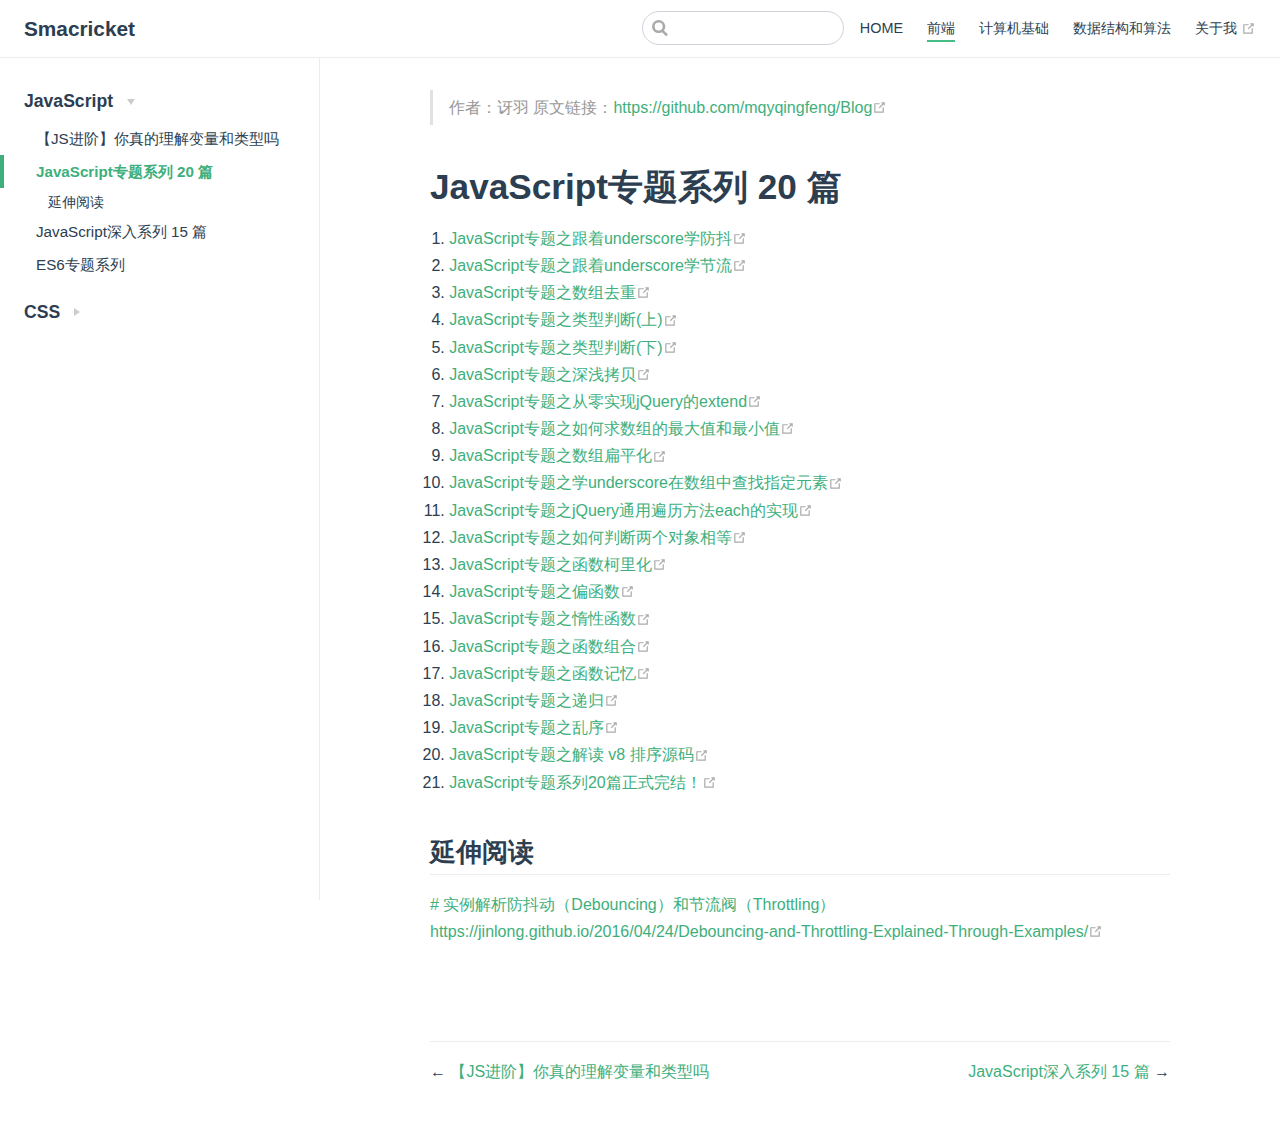
<file: font/JavaScript/JavaScript专题系列 20 篇.html>
<!DOCTYPE html>
<html lang="en-US">
  <head>
    <meta charset="utf-8">
    <meta name="viewport" content="width=device-width,initial-scale=1">
    <title>Smacricket</title>
    <meta name="description" content="欢迎来到我的博客">
    <link rel="icon" href="/logo.jpg">
    
    <link rel="preload" href="/assets/css/0.styles.522906d4.css" as="style"><link rel="preload" href="/assets/js/app.32667af3.js" as="script"><link rel="preload" href="/assets/js/2.50c679b9.js" as="script"><link rel="preload" href="/assets/js/11.157c7718.js" as="script"><link rel="prefetch" href="/assets/js/10.4318d7f8.js"><link rel="prefetch" href="/assets/js/12.fbf20da9.js"><link rel="prefetch" href="/assets/js/13.0ff21976.js"><link rel="prefetch" href="/assets/js/14.267f5392.js"><link rel="prefetch" href="/assets/js/15.81241ea0.js"><link rel="prefetch" href="/assets/js/3.4c684658.js"><link rel="prefetch" href="/assets/js/4.291d6479.js"><link rel="prefetch" href="/assets/js/5.d7e46023.js"><link rel="prefetch" href="/assets/js/6.288a0c47.js"><link rel="prefetch" href="/assets/js/7.bcb06fb1.js"><link rel="prefetch" href="/assets/js/8.fedc89dc.js"><link rel="prefetch" href="/assets/js/9.fc0e9cd3.js">
    <link rel="stylesheet" href="/assets/css/0.styles.522906d4.css">
  </head>
  <body>
    <div id="app" data-server-rendered="true"><div class="theme-container"><header class="navbar"><div class="sidebar-button"><svg xmlns="http://www.w3.org/2000/svg" aria-hidden="true" role="img" viewBox="0 0 448 512" class="icon"><path fill="currentColor" d="M436 124H12c-6.627 0-12-5.373-12-12V80c0-6.627 5.373-12 12-12h424c6.627 0 12 5.373 12 12v32c0 6.627-5.373 12-12 12zm0 160H12c-6.627 0-12-5.373-12-12v-32c0-6.627 5.373-12 12-12h424c6.627 0 12 5.373 12 12v32c0 6.627-5.373 12-12 12zm0 160H12c-6.627 0-12-5.373-12-12v-32c0-6.627 5.373-12 12-12h424c6.627 0 12 5.373 12 12v32c0 6.627-5.373 12-12 12z"></path></svg></div> <a href="/" class="home-link router-link-active"><!----> <span class="site-name">Smacricket</span></a> <div class="links"><div class="search-box"><input aria-label="Search" autocomplete="off" spellcheck="false" value=""> <!----></div> <nav class="nav-links can-hide"><div class="nav-item"><a href="/" class="nav-link">HOME</a></div><div class="nav-item"><a href="/font/" class="nav-link router-link-active">前端</a></div><div class="nav-item"><a href="/computer/" class="nav-link">计算机基础</a></div><div class="nav-item"><a href="/algorithm/" class="nav-link">数据结构和算法</a></div><div class="nav-item"><a href="https://github.com/Smacricket" target="_blank" rel="noopener noreferrer" class="nav-link external">
  关于我
  <svg xmlns="http://www.w3.org/2000/svg" aria-hidden="true" x="0px" y="0px" viewBox="0 0 100 100" width="15" height="15" class="icon outbound"><path fill="currentColor" d="M18.8,85.1h56l0,0c2.2,0,4-1.8,4-4v-32h-8v28h-48v-48h28v-8h-32l0,0c-2.2,0-4,1.8-4,4v56C14.8,83.3,16.6,85.1,18.8,85.1z"></path> <polygon fill="currentColor" points="45.7,48.7 51.3,54.3 77.2,28.5 77.2,37.2 85.2,37.2 85.2,14.9 62.8,14.9 62.8,22.9 71.5,22.9"></polygon></svg></a></div> <!----></nav></div></header> <div class="sidebar-mask"></div> <aside class="sidebar"><nav class="nav-links"><div class="nav-item"><a href="/" class="nav-link">HOME</a></div><div class="nav-item"><a href="/font/" class="nav-link router-link-active">前端</a></div><div class="nav-item"><a href="/computer/" class="nav-link">计算机基础</a></div><div class="nav-item"><a href="/algorithm/" class="nav-link">数据结构和算法</a></div><div class="nav-item"><a href="https://github.com/Smacricket" target="_blank" rel="noopener noreferrer" class="nav-link external">
  关于我
  <svg xmlns="http://www.w3.org/2000/svg" aria-hidden="true" x="0px" y="0px" viewBox="0 0 100 100" width="15" height="15" class="icon outbound"><path fill="currentColor" d="M18.8,85.1h56l0,0c2.2,0,4-1.8,4-4v-32h-8v28h-48v-48h28v-8h-32l0,0c-2.2,0-4,1.8-4,4v56C14.8,83.3,16.6,85.1,18.8,85.1z"></path> <polygon fill="currentColor" points="45.7,48.7 51.3,54.3 77.2,28.5 77.2,37.2 85.2,37.2 85.2,14.9 62.8,14.9 62.8,22.9 71.5,22.9"></polygon></svg></a></div> <!----></nav>  <ul class="sidebar-links"><li><section class="sidebar-group collapsable depth-0"><p class="sidebar-heading open"><span>JavaScript</span> <span class="arrow down"></span></p> <ul class="sidebar-links sidebar-group-items"><li><a href="/font/JavaScript/【JS进阶】你真的理解变量和类型吗.html" class="sidebar-link">【JS进阶】你真的理解变量和类型吗</a></li><li><a href="/font/JavaScript/JavaScript专题系列 20 篇.html" class="active sidebar-link">JavaScript专题系列 20 篇</a><ul class="sidebar-sub-headers"><li class="sidebar-sub-header"><a href="/font/JavaScript/JavaScript专题系列 20 篇.html#延伸阅读" class="sidebar-link">延伸阅读</a></li></ul></li><li><a href="/font/JavaScript/JavaScript深入系列 15 篇.html" class="sidebar-link">JavaScript深入系列 15 篇</a></li><li><a href="/font/JavaScript/ES6专题系列.html" class="sidebar-link">ES6专题系列</a></li></ul></section></li><li><section class="sidebar-group collapsable depth-0"><p class="sidebar-heading"><span>CSS</span> <span class="arrow right"></span></p> <!----></section></li></ul> </aside> <main class="page"> <div class="theme-default-content content__default"><blockquote><p>作者：讶羽
原文链接：<a href="https://github.com/mqyqingfeng/Blog" target="_blank" rel="noopener noreferrer">https://github.com/mqyqingfeng/Blog<svg xmlns="http://www.w3.org/2000/svg" aria-hidden="true" x="0px" y="0px" viewBox="0 0 100 100" width="15" height="15" class="icon outbound"><path fill="currentColor" d="M18.8,85.1h56l0,0c2.2,0,4-1.8,4-4v-32h-8v28h-48v-48h28v-8h-32l0,0c-2.2,0-4,1.8-4,4v56C14.8,83.3,16.6,85.1,18.8,85.1z"></path> <polygon fill="currentColor" points="45.7,48.7 51.3,54.3 77.2,28.5 77.2,37.2 85.2,37.2 85.2,14.9 62.8,14.9 62.8,22.9 71.5,22.9"></polygon></svg></a></p></blockquote> <h1 id="javascript专题系列-20-篇"><a href="#javascript专题系列-20-篇" class="header-anchor">#</a> JavaScript专题系列 20 篇</h1> <ol><li><a href="https://github.com/mqyqingfeng/Blog/issues/22" target="_blank" rel="noopener noreferrer">JavaScript专题之跟着underscore学防抖<svg xmlns="http://www.w3.org/2000/svg" aria-hidden="true" x="0px" y="0px" viewBox="0 0 100 100" width="15" height="15" class="icon outbound"><path fill="currentColor" d="M18.8,85.1h56l0,0c2.2,0,4-1.8,4-4v-32h-8v28h-48v-48h28v-8h-32l0,0c-2.2,0-4,1.8-4,4v56C14.8,83.3,16.6,85.1,18.8,85.1z"></path> <polygon fill="currentColor" points="45.7,48.7 51.3,54.3 77.2,28.5 77.2,37.2 85.2,37.2 85.2,14.9 62.8,14.9 62.8,22.9 71.5,22.9"></polygon></svg></a></li> <li><a href="https://github.com/mqyqingfeng/Blog/issues/26" target="_blank" rel="noopener noreferrer">JavaScript专题之跟着underscore学节流<svg xmlns="http://www.w3.org/2000/svg" aria-hidden="true" x="0px" y="0px" viewBox="0 0 100 100" width="15" height="15" class="icon outbound"><path fill="currentColor" d="M18.8,85.1h56l0,0c2.2,0,4-1.8,4-4v-32h-8v28h-48v-48h28v-8h-32l0,0c-2.2,0-4,1.8-4,4v56C14.8,83.3,16.6,85.1,18.8,85.1z"></path> <polygon fill="currentColor" points="45.7,48.7 51.3,54.3 77.2,28.5 77.2,37.2 85.2,37.2 85.2,14.9 62.8,14.9 62.8,22.9 71.5,22.9"></polygon></svg></a></li> <li><a href="https://github.com/mqyqingfeng/Blog/issues/27" target="_blank" rel="noopener noreferrer">JavaScript专题之数组去重<svg xmlns="http://www.w3.org/2000/svg" aria-hidden="true" x="0px" y="0px" viewBox="0 0 100 100" width="15" height="15" class="icon outbound"><path fill="currentColor" d="M18.8,85.1h56l0,0c2.2,0,4-1.8,4-4v-32h-8v28h-48v-48h28v-8h-32l0,0c-2.2,0-4,1.8-4,4v56C14.8,83.3,16.6,85.1,18.8,85.1z"></path> <polygon fill="currentColor" points="45.7,48.7 51.3,54.3 77.2,28.5 77.2,37.2 85.2,37.2 85.2,14.9 62.8,14.9 62.8,22.9 71.5,22.9"></polygon></svg></a></li> <li><a href="https://github.com/mqyqingfeng/Blog/issues/28" target="_blank" rel="noopener noreferrer">JavaScript专题之类型判断(上)<svg xmlns="http://www.w3.org/2000/svg" aria-hidden="true" x="0px" y="0px" viewBox="0 0 100 100" width="15" height="15" class="icon outbound"><path fill="currentColor" d="M18.8,85.1h56l0,0c2.2,0,4-1.8,4-4v-32h-8v28h-48v-48h28v-8h-32l0,0c-2.2,0-4,1.8-4,4v56C14.8,83.3,16.6,85.1,18.8,85.1z"></path> <polygon fill="currentColor" points="45.7,48.7 51.3,54.3 77.2,28.5 77.2,37.2 85.2,37.2 85.2,14.9 62.8,14.9 62.8,22.9 71.5,22.9"></polygon></svg></a></li> <li><a href="https://github.com/mqyqingfeng/Blog/issues/30" target="_blank" rel="noopener noreferrer">JavaScript专题之类型判断(下)<svg xmlns="http://www.w3.org/2000/svg" aria-hidden="true" x="0px" y="0px" viewBox="0 0 100 100" width="15" height="15" class="icon outbound"><path fill="currentColor" d="M18.8,85.1h56l0,0c2.2,0,4-1.8,4-4v-32h-8v28h-48v-48h28v-8h-32l0,0c-2.2,0-4,1.8-4,4v56C14.8,83.3,16.6,85.1,18.8,85.1z"></path> <polygon fill="currentColor" points="45.7,48.7 51.3,54.3 77.2,28.5 77.2,37.2 85.2,37.2 85.2,14.9 62.8,14.9 62.8,22.9 71.5,22.9"></polygon></svg></a></li> <li><a href="https://github.com/mqyqingfeng/Blog/issues/32" target="_blank" rel="noopener noreferrer">JavaScript专题之深浅拷贝<svg xmlns="http://www.w3.org/2000/svg" aria-hidden="true" x="0px" y="0px" viewBox="0 0 100 100" width="15" height="15" class="icon outbound"><path fill="currentColor" d="M18.8,85.1h56l0,0c2.2,0,4-1.8,4-4v-32h-8v28h-48v-48h28v-8h-32l0,0c-2.2,0-4,1.8-4,4v56C14.8,83.3,16.6,85.1,18.8,85.1z"></path> <polygon fill="currentColor" points="45.7,48.7 51.3,54.3 77.2,28.5 77.2,37.2 85.2,37.2 85.2,14.9 62.8,14.9 62.8,22.9 71.5,22.9"></polygon></svg></a></li> <li><a href="https://github.com/mqyqingfeng/Blog/issues/33" target="_blank" rel="noopener noreferrer">JavaScript专题之从零实现jQuery的extend<svg xmlns="http://www.w3.org/2000/svg" aria-hidden="true" x="0px" y="0px" viewBox="0 0 100 100" width="15" height="15" class="icon outbound"><path fill="currentColor" d="M18.8,85.1h56l0,0c2.2,0,4-1.8,4-4v-32h-8v28h-48v-48h28v-8h-32l0,0c-2.2,0-4,1.8-4,4v56C14.8,83.3,16.6,85.1,18.8,85.1z"></path> <polygon fill="currentColor" points="45.7,48.7 51.3,54.3 77.2,28.5 77.2,37.2 85.2,37.2 85.2,14.9 62.8,14.9 62.8,22.9 71.5,22.9"></polygon></svg></a></li> <li><a href="https://github.com/mqyqingfeng/Blog/issues/35" target="_blank" rel="noopener noreferrer">JavaScript专题之如何求数组的最大值和最小值<svg xmlns="http://www.w3.org/2000/svg" aria-hidden="true" x="0px" y="0px" viewBox="0 0 100 100" width="15" height="15" class="icon outbound"><path fill="currentColor" d="M18.8,85.1h56l0,0c2.2,0,4-1.8,4-4v-32h-8v28h-48v-48h28v-8h-32l0,0c-2.2,0-4,1.8-4,4v56C14.8,83.3,16.6,85.1,18.8,85.1z"></path> <polygon fill="currentColor" points="45.7,48.7 51.3,54.3 77.2,28.5 77.2,37.2 85.2,37.2 85.2,14.9 62.8,14.9 62.8,22.9 71.5,22.9"></polygon></svg></a></li> <li><a href="https://github.com/mqyqingfeng/Blog/issues/36" target="_blank" rel="noopener noreferrer">JavaScript专题之数组扁平化<svg xmlns="http://www.w3.org/2000/svg" aria-hidden="true" x="0px" y="0px" viewBox="0 0 100 100" width="15" height="15" class="icon outbound"><path fill="currentColor" d="M18.8,85.1h56l0,0c2.2,0,4-1.8,4-4v-32h-8v28h-48v-48h28v-8h-32l0,0c-2.2,0-4,1.8-4,4v56C14.8,83.3,16.6,85.1,18.8,85.1z"></path> <polygon fill="currentColor" points="45.7,48.7 51.3,54.3 77.2,28.5 77.2,37.2 85.2,37.2 85.2,14.9 62.8,14.9 62.8,22.9 71.5,22.9"></polygon></svg></a></li> <li><a href="https://github.com/mqyqingfeng/Blog/issues/37" target="_blank" rel="noopener noreferrer">JavaScript专题之学underscore在数组中查找指定元素<svg xmlns="http://www.w3.org/2000/svg" aria-hidden="true" x="0px" y="0px" viewBox="0 0 100 100" width="15" height="15" class="icon outbound"><path fill="currentColor" d="M18.8,85.1h56l0,0c2.2,0,4-1.8,4-4v-32h-8v28h-48v-48h28v-8h-32l0,0c-2.2,0-4,1.8-4,4v56C14.8,83.3,16.6,85.1,18.8,85.1z"></path> <polygon fill="currentColor" points="45.7,48.7 51.3,54.3 77.2,28.5 77.2,37.2 85.2,37.2 85.2,14.9 62.8,14.9 62.8,22.9 71.5,22.9"></polygon></svg></a></li> <li><a href="https://github.com/mqyqingfeng/Blog/issues/40" target="_blank" rel="noopener noreferrer">JavaScript专题之jQuery通用遍历方法each的实现<svg xmlns="http://www.w3.org/2000/svg" aria-hidden="true" x="0px" y="0px" viewBox="0 0 100 100" width="15" height="15" class="icon outbound"><path fill="currentColor" d="M18.8,85.1h56l0,0c2.2,0,4-1.8,4-4v-32h-8v28h-48v-48h28v-8h-32l0,0c-2.2,0-4,1.8-4,4v56C14.8,83.3,16.6,85.1,18.8,85.1z"></path> <polygon fill="currentColor" points="45.7,48.7 51.3,54.3 77.2,28.5 77.2,37.2 85.2,37.2 85.2,14.9 62.8,14.9 62.8,22.9 71.5,22.9"></polygon></svg></a></li> <li><a href="https://github.com/mqyqingfeng/Blog/issues/41" target="_blank" rel="noopener noreferrer">JavaScript专题之如何判断两个对象相等<svg xmlns="http://www.w3.org/2000/svg" aria-hidden="true" x="0px" y="0px" viewBox="0 0 100 100" width="15" height="15" class="icon outbound"><path fill="currentColor" d="M18.8,85.1h56l0,0c2.2,0,4-1.8,4-4v-32h-8v28h-48v-48h28v-8h-32l0,0c-2.2,0-4,1.8-4,4v56C14.8,83.3,16.6,85.1,18.8,85.1z"></path> <polygon fill="currentColor" points="45.7,48.7 51.3,54.3 77.2,28.5 77.2,37.2 85.2,37.2 85.2,14.9 62.8,14.9 62.8,22.9 71.5,22.9"></polygon></svg></a></li> <li><a href="https://github.com/mqyqingfeng/Blog/issues/42" target="_blank" rel="noopener noreferrer">JavaScript专题之函数柯里化<svg xmlns="http://www.w3.org/2000/svg" aria-hidden="true" x="0px" y="0px" viewBox="0 0 100 100" width="15" height="15" class="icon outbound"><path fill="currentColor" d="M18.8,85.1h56l0,0c2.2,0,4-1.8,4-4v-32h-8v28h-48v-48h28v-8h-32l0,0c-2.2,0-4,1.8-4,4v56C14.8,83.3,16.6,85.1,18.8,85.1z"></path> <polygon fill="currentColor" points="45.7,48.7 51.3,54.3 77.2,28.5 77.2,37.2 85.2,37.2 85.2,14.9 62.8,14.9 62.8,22.9 71.5,22.9"></polygon></svg></a></li> <li><a href="https://github.com/mqyqingfeng/Blog/issues/43" target="_blank" rel="noopener noreferrer">JavaScript专题之偏函数<svg xmlns="http://www.w3.org/2000/svg" aria-hidden="true" x="0px" y="0px" viewBox="0 0 100 100" width="15" height="15" class="icon outbound"><path fill="currentColor" d="M18.8,85.1h56l0,0c2.2,0,4-1.8,4-4v-32h-8v28h-48v-48h28v-8h-32l0,0c-2.2,0-4,1.8-4,4v56C14.8,83.3,16.6,85.1,18.8,85.1z"></path> <polygon fill="currentColor" points="45.7,48.7 51.3,54.3 77.2,28.5 77.2,37.2 85.2,37.2 85.2,14.9 62.8,14.9 62.8,22.9 71.5,22.9"></polygon></svg></a></li> <li><a href="https://github.com/mqyqingfeng/Blog/issues/44" target="_blank" rel="noopener noreferrer">JavaScript专题之惰性函数<svg xmlns="http://www.w3.org/2000/svg" aria-hidden="true" x="0px" y="0px" viewBox="0 0 100 100" width="15" height="15" class="icon outbound"><path fill="currentColor" d="M18.8,85.1h56l0,0c2.2,0,4-1.8,4-4v-32h-8v28h-48v-48h28v-8h-32l0,0c-2.2,0-4,1.8-4,4v56C14.8,83.3,16.6,85.1,18.8,85.1z"></path> <polygon fill="currentColor" points="45.7,48.7 51.3,54.3 77.2,28.5 77.2,37.2 85.2,37.2 85.2,14.9 62.8,14.9 62.8,22.9 71.5,22.9"></polygon></svg></a></li> <li><a href="https://github.com/mqyqingfeng/Blog/issues/45" target="_blank" rel="noopener noreferrer">JavaScript专题之函数组合<svg xmlns="http://www.w3.org/2000/svg" aria-hidden="true" x="0px" y="0px" viewBox="0 0 100 100" width="15" height="15" class="icon outbound"><path fill="currentColor" d="M18.8,85.1h56l0,0c2.2,0,4-1.8,4-4v-32h-8v28h-48v-48h28v-8h-32l0,0c-2.2,0-4,1.8-4,4v56C14.8,83.3,16.6,85.1,18.8,85.1z"></path> <polygon fill="currentColor" points="45.7,48.7 51.3,54.3 77.2,28.5 77.2,37.2 85.2,37.2 85.2,14.9 62.8,14.9 62.8,22.9 71.5,22.9"></polygon></svg></a></li> <li><a href="https://github.com/mqyqingfeng/Blog/issues/46" target="_blank" rel="noopener noreferrer">JavaScript专题之函数记忆<svg xmlns="http://www.w3.org/2000/svg" aria-hidden="true" x="0px" y="0px" viewBox="0 0 100 100" width="15" height="15" class="icon outbound"><path fill="currentColor" d="M18.8,85.1h56l0,0c2.2,0,4-1.8,4-4v-32h-8v28h-48v-48h28v-8h-32l0,0c-2.2,0-4,1.8-4,4v56C14.8,83.3,16.6,85.1,18.8,85.1z"></path> <polygon fill="currentColor" points="45.7,48.7 51.3,54.3 77.2,28.5 77.2,37.2 85.2,37.2 85.2,14.9 62.8,14.9 62.8,22.9 71.5,22.9"></polygon></svg></a></li> <li><a href="https://github.com/mqyqingfeng/Blog/issues/49" target="_blank" rel="noopener noreferrer">JavaScript专题之递归<svg xmlns="http://www.w3.org/2000/svg" aria-hidden="true" x="0px" y="0px" viewBox="0 0 100 100" width="15" height="15" class="icon outbound"><path fill="currentColor" d="M18.8,85.1h56l0,0c2.2,0,4-1.8,4-4v-32h-8v28h-48v-48h28v-8h-32l0,0c-2.2,0-4,1.8-4,4v56C14.8,83.3,16.6,85.1,18.8,85.1z"></path> <polygon fill="currentColor" points="45.7,48.7 51.3,54.3 77.2,28.5 77.2,37.2 85.2,37.2 85.2,14.9 62.8,14.9 62.8,22.9 71.5,22.9"></polygon></svg></a></li> <li><a href="https://github.com/mqyqingfeng/Blog/issues/51" target="_blank" rel="noopener noreferrer">JavaScript专题之乱序<svg xmlns="http://www.w3.org/2000/svg" aria-hidden="true" x="0px" y="0px" viewBox="0 0 100 100" width="15" height="15" class="icon outbound"><path fill="currentColor" d="M18.8,85.1h56l0,0c2.2,0,4-1.8,4-4v-32h-8v28h-48v-48h28v-8h-32l0,0c-2.2,0-4,1.8-4,4v56C14.8,83.3,16.6,85.1,18.8,85.1z"></path> <polygon fill="currentColor" points="45.7,48.7 51.3,54.3 77.2,28.5 77.2,37.2 85.2,37.2 85.2,14.9 62.8,14.9 62.8,22.9 71.5,22.9"></polygon></svg></a></li> <li><a href="https://github.com/mqyqingfeng/Blog/issues/52" target="_blank" rel="noopener noreferrer">JavaScript专题之解读 v8 排序源码<svg xmlns="http://www.w3.org/2000/svg" aria-hidden="true" x="0px" y="0px" viewBox="0 0 100 100" width="15" height="15" class="icon outbound"><path fill="currentColor" d="M18.8,85.1h56l0,0c2.2,0,4-1.8,4-4v-32h-8v28h-48v-48h28v-8h-32l0,0c-2.2,0-4,1.8-4,4v56C14.8,83.3,16.6,85.1,18.8,85.1z"></path> <polygon fill="currentColor" points="45.7,48.7 51.3,54.3 77.2,28.5 77.2,37.2 85.2,37.2 85.2,14.9 62.8,14.9 62.8,22.9 71.5,22.9"></polygon></svg></a></li> <li><a href="https://github.com/mqyqingfeng/Blog/issues/53" target="_blank" rel="noopener noreferrer">JavaScript专题系列20篇正式完结！<svg xmlns="http://www.w3.org/2000/svg" aria-hidden="true" x="0px" y="0px" viewBox="0 0 100 100" width="15" height="15" class="icon outbound"><path fill="currentColor" d="M18.8,85.1h56l0,0c2.2,0,4-1.8,4-4v-32h-8v28h-48v-48h28v-8h-32l0,0c-2.2,0-4,1.8-4,4v56C14.8,83.3,16.6,85.1,18.8,85.1z"></path> <polygon fill="currentColor" points="45.7,48.7 51.3,54.3 77.2,28.5 77.2,37.2 85.2,37.2 85.2,14.9 62.8,14.9 62.8,22.9 71.5,22.9"></polygon></svg></a></li></ol> <h2 id="延伸阅读"><a href="#延伸阅读" class="header-anchor">#</a> 延伸阅读</h2> <p><a href="https://jinlong.github.io/2016/04/24/Debouncing-and-Throttling-Explained-Through-Examples/" target="_blank" rel="noopener noreferrer"># 实例解析防抖动（Debouncing）和节流阀（Throttling）https://jinlong.github.io/2016/04/24/Debouncing-and-Throttling-Explained-Through-Examples/<svg xmlns="http://www.w3.org/2000/svg" aria-hidden="true" x="0px" y="0px" viewBox="0 0 100 100" width="15" height="15" class="icon outbound"><path fill="currentColor" d="M18.8,85.1h56l0,0c2.2,0,4-1.8,4-4v-32h-8v28h-48v-48h28v-8h-32l0,0c-2.2,0-4,1.8-4,4v56C14.8,83.3,16.6,85.1,18.8,85.1z"></path> <polygon fill="currentColor" points="45.7,48.7 51.3,54.3 77.2,28.5 77.2,37.2 85.2,37.2 85.2,14.9 62.8,14.9 62.8,22.9 71.5,22.9"></polygon></svg></a></p></div> <footer class="page-edit"><!----> <!----></footer> <div class="page-nav"><p class="inner"><span class="prev">
      ←
      <a href="/font/JavaScript/【JS进阶】你真的理解变量和类型吗.html" class="prev">【JS进阶】你真的理解变量和类型吗</a></span> <span class="next"><a href="/font/JavaScript/JavaScript深入系列 15 篇.html">JavaScript深入系列 15 篇</a>
      →
    </span></p></div> </main></div><div class="global-ui"></div></div>
    <script src="/assets/js/app.32667af3.js" defer></script><script src="/assets/js/2.50c679b9.js" defer></script><script src="/assets/js/11.157c7718.js" defer></script>
  </body>
</html>
</file>
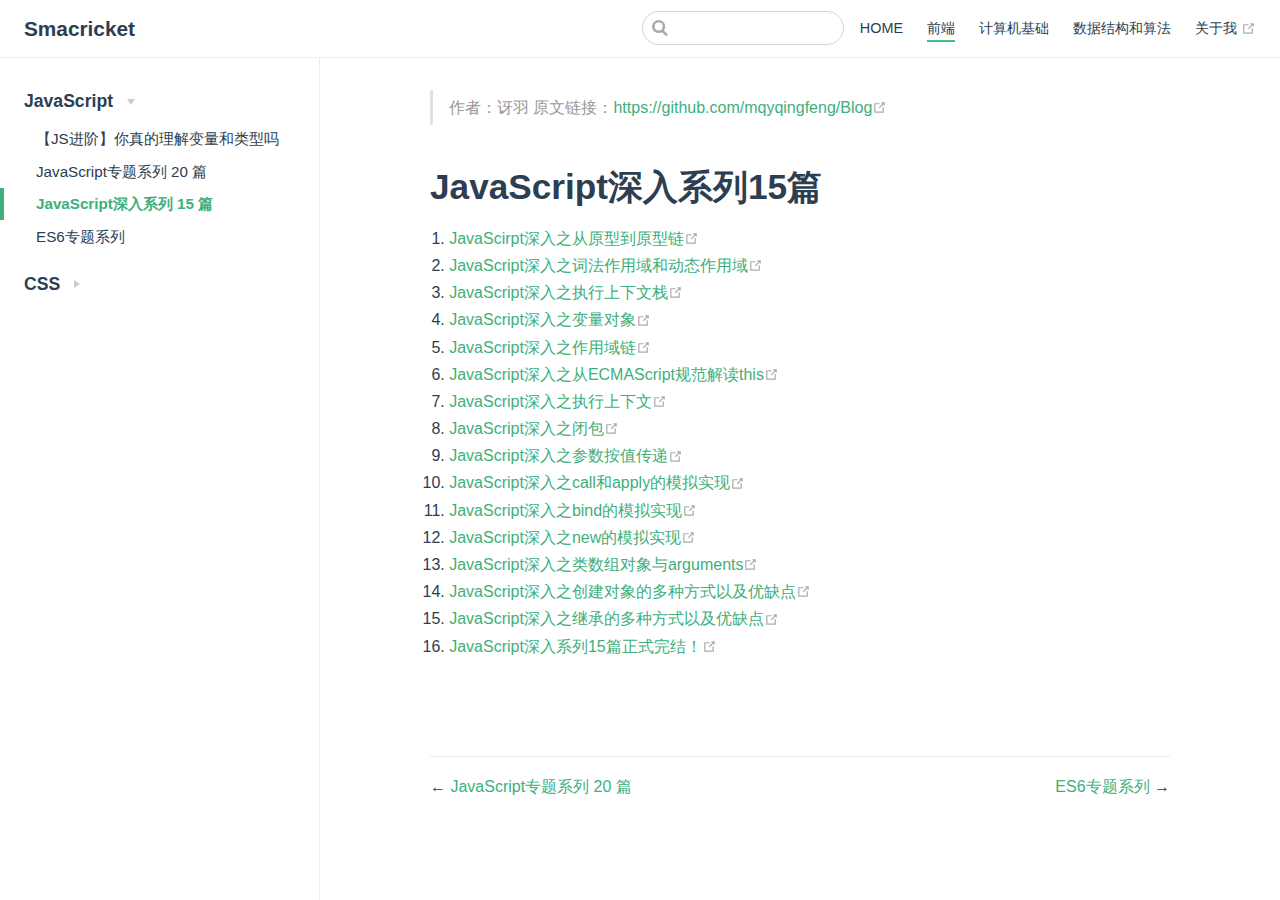
<file: font/JavaScript/JavaScript深入系列 15 篇.html>
<!DOCTYPE html>
<html lang="en-US">
  <head>
    <meta charset="utf-8">
    <meta name="viewport" content="width=device-width,initial-scale=1">
    <title>Smacricket</title>
    <meta name="description" content="欢迎来到我的博客">
    <link rel="icon" href="/logo.jpg">
    
    <link rel="preload" href="/assets/css/0.styles.522906d4.css" as="style"><link rel="preload" href="/assets/js/app.32667af3.js" as="script"><link rel="preload" href="/assets/js/2.50c679b9.js" as="script"><link rel="preload" href="/assets/js/12.fbf20da9.js" as="script"><link rel="prefetch" href="/assets/js/10.4318d7f8.js"><link rel="prefetch" href="/assets/js/11.157c7718.js"><link rel="prefetch" href="/assets/js/13.0ff21976.js"><link rel="prefetch" href="/assets/js/14.267f5392.js"><link rel="prefetch" href="/assets/js/15.81241ea0.js"><link rel="prefetch" href="/assets/js/3.4c684658.js"><link rel="prefetch" href="/assets/js/4.291d6479.js"><link rel="prefetch" href="/assets/js/5.d7e46023.js"><link rel="prefetch" href="/assets/js/6.288a0c47.js"><link rel="prefetch" href="/assets/js/7.bcb06fb1.js"><link rel="prefetch" href="/assets/js/8.fedc89dc.js"><link rel="prefetch" href="/assets/js/9.fc0e9cd3.js">
    <link rel="stylesheet" href="/assets/css/0.styles.522906d4.css">
  </head>
  <body>
    <div id="app" data-server-rendered="true"><div class="theme-container"><header class="navbar"><div class="sidebar-button"><svg xmlns="http://www.w3.org/2000/svg" aria-hidden="true" role="img" viewBox="0 0 448 512" class="icon"><path fill="currentColor" d="M436 124H12c-6.627 0-12-5.373-12-12V80c0-6.627 5.373-12 12-12h424c6.627 0 12 5.373 12 12v32c0 6.627-5.373 12-12 12zm0 160H12c-6.627 0-12-5.373-12-12v-32c0-6.627 5.373-12 12-12h424c6.627 0 12 5.373 12 12v32c0 6.627-5.373 12-12 12zm0 160H12c-6.627 0-12-5.373-12-12v-32c0-6.627 5.373-12 12-12h424c6.627 0 12 5.373 12 12v32c0 6.627-5.373 12-12 12z"></path></svg></div> <a href="/" class="home-link router-link-active"><!----> <span class="site-name">Smacricket</span></a> <div class="links"><div class="search-box"><input aria-label="Search" autocomplete="off" spellcheck="false" value=""> <!----></div> <nav class="nav-links can-hide"><div class="nav-item"><a href="/" class="nav-link">HOME</a></div><div class="nav-item"><a href="/font/" class="nav-link router-link-active">前端</a></div><div class="nav-item"><a href="/computer/" class="nav-link">计算机基础</a></div><div class="nav-item"><a href="/algorithm/" class="nav-link">数据结构和算法</a></div><div class="nav-item"><a href="https://github.com/Smacricket" target="_blank" rel="noopener noreferrer" class="nav-link external">
  关于我
  <svg xmlns="http://www.w3.org/2000/svg" aria-hidden="true" x="0px" y="0px" viewBox="0 0 100 100" width="15" height="15" class="icon outbound"><path fill="currentColor" d="M18.8,85.1h56l0,0c2.2,0,4-1.8,4-4v-32h-8v28h-48v-48h28v-8h-32l0,0c-2.2,0-4,1.8-4,4v56C14.8,83.3,16.6,85.1,18.8,85.1z"></path> <polygon fill="currentColor" points="45.7,48.7 51.3,54.3 77.2,28.5 77.2,37.2 85.2,37.2 85.2,14.9 62.8,14.9 62.8,22.9 71.5,22.9"></polygon></svg></a></div> <!----></nav></div></header> <div class="sidebar-mask"></div> <aside class="sidebar"><nav class="nav-links"><div class="nav-item"><a href="/" class="nav-link">HOME</a></div><div class="nav-item"><a href="/font/" class="nav-link router-link-active">前端</a></div><div class="nav-item"><a href="/computer/" class="nav-link">计算机基础</a></div><div class="nav-item"><a href="/algorithm/" class="nav-link">数据结构和算法</a></div><div class="nav-item"><a href="https://github.com/Smacricket" target="_blank" rel="noopener noreferrer" class="nav-link external">
  关于我
  <svg xmlns="http://www.w3.org/2000/svg" aria-hidden="true" x="0px" y="0px" viewBox="0 0 100 100" width="15" height="15" class="icon outbound"><path fill="currentColor" d="M18.8,85.1h56l0,0c2.2,0,4-1.8,4-4v-32h-8v28h-48v-48h28v-8h-32l0,0c-2.2,0-4,1.8-4,4v56C14.8,83.3,16.6,85.1,18.8,85.1z"></path> <polygon fill="currentColor" points="45.7,48.7 51.3,54.3 77.2,28.5 77.2,37.2 85.2,37.2 85.2,14.9 62.8,14.9 62.8,22.9 71.5,22.9"></polygon></svg></a></div> <!----></nav>  <ul class="sidebar-links"><li><section class="sidebar-group collapsable depth-0"><p class="sidebar-heading open"><span>JavaScript</span> <span class="arrow down"></span></p> <ul class="sidebar-links sidebar-group-items"><li><a href="/font/JavaScript/【JS进阶】你真的理解变量和类型吗.html" class="sidebar-link">【JS进阶】你真的理解变量和类型吗</a></li><li><a href="/font/JavaScript/JavaScript专题系列 20 篇.html" class="sidebar-link">JavaScript专题系列 20 篇</a></li><li><a href="/font/JavaScript/JavaScript深入系列 15 篇.html" class="active sidebar-link">JavaScript深入系列 15 篇</a></li><li><a href="/font/JavaScript/ES6专题系列.html" class="sidebar-link">ES6专题系列</a></li></ul></section></li><li><section class="sidebar-group collapsable depth-0"><p class="sidebar-heading"><span>CSS</span> <span class="arrow right"></span></p> <!----></section></li></ul> </aside> <main class="page"> <div class="theme-default-content content__default"><blockquote><p>作者：讶羽
原文链接：<a href="https://github.com/mqyqingfeng/Blog" target="_blank" rel="noopener noreferrer">https://github.com/mqyqingfeng/Blog<svg xmlns="http://www.w3.org/2000/svg" aria-hidden="true" x="0px" y="0px" viewBox="0 0 100 100" width="15" height="15" class="icon outbound"><path fill="currentColor" d="M18.8,85.1h56l0,0c2.2,0,4-1.8,4-4v-32h-8v28h-48v-48h28v-8h-32l0,0c-2.2,0-4,1.8-4,4v56C14.8,83.3,16.6,85.1,18.8,85.1z"></path> <polygon fill="currentColor" points="45.7,48.7 51.3,54.3 77.2,28.5 77.2,37.2 85.2,37.2 85.2,14.9 62.8,14.9 62.8,22.9 71.5,22.9"></polygon></svg></a></p></blockquote> <h1 id="javascript深入系列15篇"><a href="#javascript深入系列15篇" class="header-anchor">#</a> JavaScript深入系列15篇</h1> <ol><li><a href="https://github.com/mqyqingfeng/Blog/issues/2" target="_blank" rel="noopener noreferrer">JavaScirpt深入之从原型到原型链<svg xmlns="http://www.w3.org/2000/svg" aria-hidden="true" x="0px" y="0px" viewBox="0 0 100 100" width="15" height="15" class="icon outbound"><path fill="currentColor" d="M18.8,85.1h56l0,0c2.2,0,4-1.8,4-4v-32h-8v28h-48v-48h28v-8h-32l0,0c-2.2,0-4,1.8-4,4v56C14.8,83.3,16.6,85.1,18.8,85.1z"></path> <polygon fill="currentColor" points="45.7,48.7 51.3,54.3 77.2,28.5 77.2,37.2 85.2,37.2 85.2,14.9 62.8,14.9 62.8,22.9 71.5,22.9"></polygon></svg></a></li> <li><a href="https://github.com/mqyqingfeng/Blog/issues/3" target="_blank" rel="noopener noreferrer">JavaScript深入之词法作用域和动态作用域<svg xmlns="http://www.w3.org/2000/svg" aria-hidden="true" x="0px" y="0px" viewBox="0 0 100 100" width="15" height="15" class="icon outbound"><path fill="currentColor" d="M18.8,85.1h56l0,0c2.2,0,4-1.8,4-4v-32h-8v28h-48v-48h28v-8h-32l0,0c-2.2,0-4,1.8-4,4v56C14.8,83.3,16.6,85.1,18.8,85.1z"></path> <polygon fill="currentColor" points="45.7,48.7 51.3,54.3 77.2,28.5 77.2,37.2 85.2,37.2 85.2,14.9 62.8,14.9 62.8,22.9 71.5,22.9"></polygon></svg></a></li> <li><a href="https://github.com/mqyqingfeng/Blog/issues/4" target="_blank" rel="noopener noreferrer">JavaScript深入之执行上下文栈<svg xmlns="http://www.w3.org/2000/svg" aria-hidden="true" x="0px" y="0px" viewBox="0 0 100 100" width="15" height="15" class="icon outbound"><path fill="currentColor" d="M18.8,85.1h56l0,0c2.2,0,4-1.8,4-4v-32h-8v28h-48v-48h28v-8h-32l0,0c-2.2,0-4,1.8-4,4v56C14.8,83.3,16.6,85.1,18.8,85.1z"></path> <polygon fill="currentColor" points="45.7,48.7 51.3,54.3 77.2,28.5 77.2,37.2 85.2,37.2 85.2,14.9 62.8,14.9 62.8,22.9 71.5,22.9"></polygon></svg></a></li> <li><a href="https://github.com/mqyqingfeng/Blog/issues/5" target="_blank" rel="noopener noreferrer">JavaScript深入之变量对象<svg xmlns="http://www.w3.org/2000/svg" aria-hidden="true" x="0px" y="0px" viewBox="0 0 100 100" width="15" height="15" class="icon outbound"><path fill="currentColor" d="M18.8,85.1h56l0,0c2.2,0,4-1.8,4-4v-32h-8v28h-48v-48h28v-8h-32l0,0c-2.2,0-4,1.8-4,4v56C14.8,83.3,16.6,85.1,18.8,85.1z"></path> <polygon fill="currentColor" points="45.7,48.7 51.3,54.3 77.2,28.5 77.2,37.2 85.2,37.2 85.2,14.9 62.8,14.9 62.8,22.9 71.5,22.9"></polygon></svg></a></li> <li><a href="https://github.com/mqyqingfeng/Blog/issues/6" target="_blank" rel="noopener noreferrer">JavaScript深入之作用域链<svg xmlns="http://www.w3.org/2000/svg" aria-hidden="true" x="0px" y="0px" viewBox="0 0 100 100" width="15" height="15" class="icon outbound"><path fill="currentColor" d="M18.8,85.1h56l0,0c2.2,0,4-1.8,4-4v-32h-8v28h-48v-48h28v-8h-32l0,0c-2.2,0-4,1.8-4,4v56C14.8,83.3,16.6,85.1,18.8,85.1z"></path> <polygon fill="currentColor" points="45.7,48.7 51.3,54.3 77.2,28.5 77.2,37.2 85.2,37.2 85.2,14.9 62.8,14.9 62.8,22.9 71.5,22.9"></polygon></svg></a></li> <li><a href="https://github.com/mqyqingfeng/Blog/issues/7" target="_blank" rel="noopener noreferrer">JavaScript深入之从ECMAScript规范解读this<svg xmlns="http://www.w3.org/2000/svg" aria-hidden="true" x="0px" y="0px" viewBox="0 0 100 100" width="15" height="15" class="icon outbound"><path fill="currentColor" d="M18.8,85.1h56l0,0c2.2,0,4-1.8,4-4v-32h-8v28h-48v-48h28v-8h-32l0,0c-2.2,0-4,1.8-4,4v56C14.8,83.3,16.6,85.1,18.8,85.1z"></path> <polygon fill="currentColor" points="45.7,48.7 51.3,54.3 77.2,28.5 77.2,37.2 85.2,37.2 85.2,14.9 62.8,14.9 62.8,22.9 71.5,22.9"></polygon></svg></a></li> <li><a href="https://github.com/mqyqingfeng/Blog/issues/8" target="_blank" rel="noopener noreferrer">JavaScript深入之执行上下文<svg xmlns="http://www.w3.org/2000/svg" aria-hidden="true" x="0px" y="0px" viewBox="0 0 100 100" width="15" height="15" class="icon outbound"><path fill="currentColor" d="M18.8,85.1h56l0,0c2.2,0,4-1.8,4-4v-32h-8v28h-48v-48h28v-8h-32l0,0c-2.2,0-4,1.8-4,4v56C14.8,83.3,16.6,85.1,18.8,85.1z"></path> <polygon fill="currentColor" points="45.7,48.7 51.3,54.3 77.2,28.5 77.2,37.2 85.2,37.2 85.2,14.9 62.8,14.9 62.8,22.9 71.5,22.9"></polygon></svg></a></li> <li><a href="https://github.com/mqyqingfeng/Blog/issues/9" target="_blank" rel="noopener noreferrer">JavaScript深入之闭包<svg xmlns="http://www.w3.org/2000/svg" aria-hidden="true" x="0px" y="0px" viewBox="0 0 100 100" width="15" height="15" class="icon outbound"><path fill="currentColor" d="M18.8,85.1h56l0,0c2.2,0,4-1.8,4-4v-32h-8v28h-48v-48h28v-8h-32l0,0c-2.2,0-4,1.8-4,4v56C14.8,83.3,16.6,85.1,18.8,85.1z"></path> <polygon fill="currentColor" points="45.7,48.7 51.3,54.3 77.2,28.5 77.2,37.2 85.2,37.2 85.2,14.9 62.8,14.9 62.8,22.9 71.5,22.9"></polygon></svg></a></li> <li><a href="https://github.com/mqyqingfeng/Blog/issues/10" target="_blank" rel="noopener noreferrer">JavaScript深入之参数按值传递<svg xmlns="http://www.w3.org/2000/svg" aria-hidden="true" x="0px" y="0px" viewBox="0 0 100 100" width="15" height="15" class="icon outbound"><path fill="currentColor" d="M18.8,85.1h56l0,0c2.2,0,4-1.8,4-4v-32h-8v28h-48v-48h28v-8h-32l0,0c-2.2,0-4,1.8-4,4v56C14.8,83.3,16.6,85.1,18.8,85.1z"></path> <polygon fill="currentColor" points="45.7,48.7 51.3,54.3 77.2,28.5 77.2,37.2 85.2,37.2 85.2,14.9 62.8,14.9 62.8,22.9 71.5,22.9"></polygon></svg></a></li> <li><a href="https://github.com/mqyqingfeng/Blog/issues/11" target="_blank" rel="noopener noreferrer">JavaScript深入之call和apply的模拟实现<svg xmlns="http://www.w3.org/2000/svg" aria-hidden="true" x="0px" y="0px" viewBox="0 0 100 100" width="15" height="15" class="icon outbound"><path fill="currentColor" d="M18.8,85.1h56l0,0c2.2,0,4-1.8,4-4v-32h-8v28h-48v-48h28v-8h-32l0,0c-2.2,0-4,1.8-4,4v56C14.8,83.3,16.6,85.1,18.8,85.1z"></path> <polygon fill="currentColor" points="45.7,48.7 51.3,54.3 77.2,28.5 77.2,37.2 85.2,37.2 85.2,14.9 62.8,14.9 62.8,22.9 71.5,22.9"></polygon></svg></a></li> <li><a href="https://github.com/mqyqingfeng/Blog/issues/12" target="_blank" rel="noopener noreferrer">JavaScript深入之bind的模拟实现<svg xmlns="http://www.w3.org/2000/svg" aria-hidden="true" x="0px" y="0px" viewBox="0 0 100 100" width="15" height="15" class="icon outbound"><path fill="currentColor" d="M18.8,85.1h56l0,0c2.2,0,4-1.8,4-4v-32h-8v28h-48v-48h28v-8h-32l0,0c-2.2,0-4,1.8-4,4v56C14.8,83.3,16.6,85.1,18.8,85.1z"></path> <polygon fill="currentColor" points="45.7,48.7 51.3,54.3 77.2,28.5 77.2,37.2 85.2,37.2 85.2,14.9 62.8,14.9 62.8,22.9 71.5,22.9"></polygon></svg></a></li> <li><a href="https://github.com/mqyqingfeng/Blog/issues/13" target="_blank" rel="noopener noreferrer">JavaScript深入之new的模拟实现<svg xmlns="http://www.w3.org/2000/svg" aria-hidden="true" x="0px" y="0px" viewBox="0 0 100 100" width="15" height="15" class="icon outbound"><path fill="currentColor" d="M18.8,85.1h56l0,0c2.2,0,4-1.8,4-4v-32h-8v28h-48v-48h28v-8h-32l0,0c-2.2,0-4,1.8-4,4v56C14.8,83.3,16.6,85.1,18.8,85.1z"></path> <polygon fill="currentColor" points="45.7,48.7 51.3,54.3 77.2,28.5 77.2,37.2 85.2,37.2 85.2,14.9 62.8,14.9 62.8,22.9 71.5,22.9"></polygon></svg></a></li> <li><a href="https://github.com/mqyqingfeng/Blog/issues/14" target="_blank" rel="noopener noreferrer">JavaScript深入之类数组对象与arguments<svg xmlns="http://www.w3.org/2000/svg" aria-hidden="true" x="0px" y="0px" viewBox="0 0 100 100" width="15" height="15" class="icon outbound"><path fill="currentColor" d="M18.8,85.1h56l0,0c2.2,0,4-1.8,4-4v-32h-8v28h-48v-48h28v-8h-32l0,0c-2.2,0-4,1.8-4,4v56C14.8,83.3,16.6,85.1,18.8,85.1z"></path> <polygon fill="currentColor" points="45.7,48.7 51.3,54.3 77.2,28.5 77.2,37.2 85.2,37.2 85.2,14.9 62.8,14.9 62.8,22.9 71.5,22.9"></polygon></svg></a></li> <li><a href="https://github.com/mqyqingfeng/Blog/issues/15" target="_blank" rel="noopener noreferrer">JavaScript深入之创建对象的多种方式以及优缺点<svg xmlns="http://www.w3.org/2000/svg" aria-hidden="true" x="0px" y="0px" viewBox="0 0 100 100" width="15" height="15" class="icon outbound"><path fill="currentColor" d="M18.8,85.1h56l0,0c2.2,0,4-1.8,4-4v-32h-8v28h-48v-48h28v-8h-32l0,0c-2.2,0-4,1.8-4,4v56C14.8,83.3,16.6,85.1,18.8,85.1z"></path> <polygon fill="currentColor" points="45.7,48.7 51.3,54.3 77.2,28.5 77.2,37.2 85.2,37.2 85.2,14.9 62.8,14.9 62.8,22.9 71.5,22.9"></polygon></svg></a></li> <li><a href="https://github.com/mqyqingfeng/Blog/issues/16" target="_blank" rel="noopener noreferrer">JavaScript深入之继承的多种方式以及优缺点<svg xmlns="http://www.w3.org/2000/svg" aria-hidden="true" x="0px" y="0px" viewBox="0 0 100 100" width="15" height="15" class="icon outbound"><path fill="currentColor" d="M18.8,85.1h56l0,0c2.2,0,4-1.8,4-4v-32h-8v28h-48v-48h28v-8h-32l0,0c-2.2,0-4,1.8-4,4v56C14.8,83.3,16.6,85.1,18.8,85.1z"></path> <polygon fill="currentColor" points="45.7,48.7 51.3,54.3 77.2,28.5 77.2,37.2 85.2,37.2 85.2,14.9 62.8,14.9 62.8,22.9 71.5,22.9"></polygon></svg></a></li> <li><a href="https://github.com/mqyqingfeng/Blog/issues/17" target="_blank" rel="noopener noreferrer">JavaScript深入系列15篇正式完结！<svg xmlns="http://www.w3.org/2000/svg" aria-hidden="true" x="0px" y="0px" viewBox="0 0 100 100" width="15" height="15" class="icon outbound"><path fill="currentColor" d="M18.8,85.1h56l0,0c2.2,0,4-1.8,4-4v-32h-8v28h-48v-48h28v-8h-32l0,0c-2.2,0-4,1.8-4,4v56C14.8,83.3,16.6,85.1,18.8,85.1z"></path> <polygon fill="currentColor" points="45.7,48.7 51.3,54.3 77.2,28.5 77.2,37.2 85.2,37.2 85.2,14.9 62.8,14.9 62.8,22.9 71.5,22.9"></polygon></svg></a></li></ol></div> <footer class="page-edit"><!----> <!----></footer> <div class="page-nav"><p class="inner"><span class="prev">
      ←
      <a href="/font/JavaScript/JavaScript专题系列 20 篇.html" class="prev">JavaScript专题系列 20 篇</a></span> <span class="next"><a href="/font/JavaScript/ES6专题系列.html">ES6专题系列</a>
      →
    </span></p></div> </main></div><div class="global-ui"></div></div>
    <script src="/assets/js/app.32667af3.js" defer></script><script src="/assets/js/2.50c679b9.js" defer></script><script src="/assets/js/12.fbf20da9.js" defer></script>
  </body>
</html>
</file>
<file: assets/css/0.styles.522906d4.css>
#nprogress{pointer-events:none}#nprogress .bar{background:#3eaf7c;position:fixed;z-index:1031;top:0;left:0;width:100%;height:2px}#nprogress .peg{display:block;position:absolute;right:0;width:100px;height:100%;box-shadow:0 0 10px #3eaf7c,0 0 5px #3eaf7c;opacity:1;transform:rotate(3deg) translateY(-4px)}#nprogress .spinner{display:block;position:fixed;z-index:1031;top:15px;right:15px}#nprogress .spinner-icon{width:18px;height:18px;box-sizing:border-box;border-color:#3eaf7c transparent transparent #3eaf7c;border-style:solid;border-width:2px;border-radius:50%;animation:nprogress-spinner .4s linear infinite}.nprogress-custom-parent{overflow:hidden;position:relative}.nprogress-custom-parent #nprogress .bar,.nprogress-custom-parent #nprogress .spinner{position:absolute}@keyframes nprogress-spinner{0%{transform:rotate(0deg)}to{transform:rotate(1turn)}}.icon.outbound{color:#aaa;display:inline-block;vertical-align:middle;position:relative;top:-1px}.home{padding:3.6rem 2rem 0;max-width:960px;margin:0 auto;display:block}.home .hero{text-align:center}.home .hero img{max-width:100%;max-height:280px;display:block;margin:3rem auto 1.5rem}.home .hero h1{font-size:3rem}.home .hero .action,.home .hero .description,.home .hero h1{margin:1.8rem auto}.home .hero .description{max-width:35rem;font-size:1.6rem;line-height:1.3;color:#6a8bad}.home .hero .action-button{display:inline-block;font-size:1.2rem;color:#fff;background-color:#3eaf7c;padding:.8rem 1.6rem;border-radius:4px;transition:background-color .1s ease;box-sizing:border-box;border-bottom:1px solid #389d70}.home .hero .action-button:hover{background-color:#4abf8a}.home .features{border-top:1px solid #eaecef;padding:1.2rem 0;margin-top:2.5rem;display:flex;flex-wrap:wrap;align-items:flex-start;align-content:stretch;justify-content:space-between}.home .feature{flex-grow:1;flex-basis:30%;max-width:30%}.home .feature h2{font-size:1.4rem;font-weight:500;border-bottom:none;padding-bottom:0;color:#3a5169}.home .feature p{color:#4e6e8e}.home .footer{padding:2.5rem;border-top:1px solid #eaecef;text-align:center;color:#4e6e8e}@media (max-width:719px){.home .features{flex-direction:column}.home .feature{max-width:100%;padding:0 2.5rem}}@media (max-width:419px){.home{padding-left:1.5rem;padding-right:1.5rem}.home .hero img{max-height:210px;margin:2rem auto 1.2rem}.home .hero h1{font-size:2rem}.home .hero .action,.home .hero .description,.home .hero h1{margin:1.2rem auto}.home .hero .description{font-size:1.2rem}.home .hero .action-button{font-size:1rem;padding:.6rem 1.2rem}.home .feature h2{font-size:1.25rem}}.search-box{display:inline-block;position:relative;margin-right:1rem}.search-box input{cursor:text;width:10rem;height:2rem;color:#4e6e8e;display:inline-block;border:1px solid #cfd4db;border-radius:2rem;font-size:.9rem;line-height:2rem;padding:0 .5rem 0 2rem;outline:none;transition:all .2s ease;background:#fff url(/assets/img/search.83621669.svg) .6rem .5rem no-repeat;background-size:1rem}.search-box input:focus{cursor:auto;border-color:#3eaf7c}.search-box .suggestions{background:#fff;width:20rem;position:absolute;top:1.5rem;border:1px solid #cfd4db;border-radius:6px;padding:.4rem;list-style-type:none}.search-box .suggestions.align-right{right:0}.search-box .suggestion{line-height:1.4;padding:.4rem .6rem;border-radius:4px;cursor:pointer}.search-box .suggestion a{white-space:normal;color:#5d82a6}.search-box .suggestion a .page-title{font-weight:600}.search-box .suggestion a .header{font-size:.9em;margin-left:.25em}.search-box .suggestion.focused{background-color:#f3f4f5}.search-box .suggestion.focused a{color:#3eaf7c}@media (max-width:959px){.search-box input{cursor:pointer;width:0;border-color:transparent;position:relative}.search-box input:focus{cursor:text;left:0;width:10rem}}@media (-ms-high-contrast:none){.search-box input{height:2rem}}@media (max-width:959px) and (min-width:719px){.search-box .suggestions{left:0}}@media (max-width:719px){.search-box{margin-right:0}.search-box input{left:1rem}.search-box .suggestions{right:0}}@media (max-width:419px){.search-box .suggestions{width:calc(100vw - 4rem)}.search-box input:focus{width:8rem}}.sidebar-button{cursor:pointer;display:none;width:1.25rem;height:1.25rem;position:absolute;padding:.6rem;top:.6rem;left:1rem}.sidebar-button .icon{display:block;width:1.25rem;height:1.25rem}@media (max-width:719px){.sidebar-button{display:block}}.dropdown-enter,.dropdown-leave-to{height:0!important}.dropdown-wrapper{cursor:pointer}.dropdown-wrapper .dropdown-title{display:block;font-size:.9rem;font-family:inherit;cursor:inherit;padding:inherit;line-height:1.4rem;background:transparent;border:none;font-weight:500;color:#2c3e50}.dropdown-wrapper .dropdown-title:hover{border-color:transparent}.dropdown-wrapper .dropdown-title .arrow{vertical-align:middle;margin-top:-1px;margin-left:.4rem}.dropdown-wrapper .nav-dropdown .dropdown-item{color:inherit;line-height:1.7rem}.dropdown-wrapper .nav-dropdown .dropdown-item h4{margin:.45rem 0 0;border-top:1px solid #eee;padding:.45rem 1.5rem 0 1.25rem}.dropdown-wrapper .nav-dropdown .dropdown-item .dropdown-subitem-wrapper{padding:0;list-style:none}.dropdown-wrapper .nav-dropdown .dropdown-item .dropdown-subitem-wrapper .dropdown-subitem{font-size:.9em}.dropdown-wrapper .nav-dropdown .dropdown-item a{display:block;line-height:1.7rem;position:relative;border-bottom:none;font-weight:400;margin-bottom:0;padding:0 1.5rem 0 1.25rem}.dropdown-wrapper .nav-dropdown .dropdown-item a.router-link-active,.dropdown-wrapper .nav-dropdown .dropdown-item a:hover{color:#3eaf7c}.dropdown-wrapper .nav-dropdown .dropdown-item a.router-link-active:after{content:"";width:0;height:0;border-left:5px solid #3eaf7c;border-top:3px solid transparent;border-bottom:3px solid transparent;position:absolute;top:calc(50% - 2px);left:9px}.dropdown-wrapper .nav-dropdown .dropdown-item:first-child h4{margin-top:0;padding-top:0;border-top:0}@media (max-width:719px){.dropdown-wrapper.open .dropdown-title{margin-bottom:.5rem}.dropdown-wrapper .dropdown-title{font-weight:600;font-size:inherit}.dropdown-wrapper .dropdown-title:hover{color:#3eaf7c}.dropdown-wrapper .nav-dropdown{transition:height .1s ease-out;overflow:hidden}.dropdown-wrapper .nav-dropdown .dropdown-item h4{border-top:0;margin-top:0;padding-top:0}.dropdown-wrapper .nav-dropdown .dropdown-item>a,.dropdown-wrapper .nav-dropdown .dropdown-item h4{font-size:15px;line-height:2rem}.dropdown-wrapper .nav-dropdown .dropdown-item .dropdown-subitem{font-size:14px;padding-left:1rem}}@media (min-width:719px){.dropdown-wrapper{height:1.8rem}.dropdown-wrapper.open .nav-dropdown,.dropdown-wrapper:hover .nav-dropdown{display:block!important}.dropdown-wrapper.open:blur{display:none}.dropdown-wrapper .dropdown-title .arrow{border-left:4px solid transparent;border-right:4px solid transparent;border-top:6px solid #ccc;border-bottom:0}.dropdown-wrapper .nav-dropdown{display:none;height:auto!important;box-sizing:border-box;max-height:calc(100vh - 2.7rem);overflow-y:auto;position:absolute;top:100%;right:0;background-color:#fff;padding:.6rem 0;border:1px solid;border-color:#ddd #ddd #ccc;text-align:left;border-radius:.25rem;white-space:nowrap;margin:0}}.nav-links{display:inline-block}.nav-links a{line-height:1.4rem;color:inherit}.nav-links a.router-link-active,.nav-links a:hover{color:#3eaf7c}.nav-links .nav-item{position:relative;display:inline-block;margin-left:1.5rem;line-height:2rem}.nav-links .nav-item:first-child{margin-left:0}.nav-links .repo-link{margin-left:1.5rem}@media (max-width:719px){.nav-links .nav-item,.nav-links .repo-link{margin-left:0}}@media (min-width:719px){.nav-links a.router-link-active,.nav-links a:hover{color:#2c3e50}.nav-item>a:not(.external).router-link-active,.nav-item>a:not(.external):hover{margin-bottom:-2px;border-bottom:2px solid #46bd87}}.navbar{padding:.7rem 1.5rem;line-height:2.2rem}.navbar a,.navbar img,.navbar span{display:inline-block}.navbar .logo{height:2.2rem;min-width:2.2rem;margin-right:.8rem;vertical-align:top}.navbar .site-name{font-size:1.3rem;font-weight:600;color:#2c3e50;position:relative}.navbar .links{padding-left:1.5rem;box-sizing:border-box;background-color:#fff;white-space:nowrap;font-size:.9rem;position:absolute;right:1.5rem;top:.7rem;display:flex}.navbar .links .search-box{flex:0 0 auto;vertical-align:top}@media (max-width:719px){.navbar{padding-left:4rem}.navbar .can-hide{display:none}.navbar .links{padding-left:1.5rem}.navbar .site-name{width:calc(100vw - 9.4rem);overflow:hidden;white-space:nowrap;text-overflow:ellipsis}}.page-edit{max-width:740px;margin:0 auto;padding:2rem 2.5rem}@media (max-width:959px){.page-edit{padding:2rem}}@media (max-width:419px){.page-edit{padding:1.5rem}}.page-edit{padding-top:1rem;padding-bottom:1rem;overflow:auto}.page-edit .edit-link{display:inline-block}.page-edit .edit-link a{color:#4e6e8e;margin-right:.25rem}.page-edit .last-updated{float:right;font-size:.9em}.page-edit .last-updated .prefix{font-weight:500;color:#4e6e8e}.page-edit .last-updated .time{font-weight:400;color:#aaa}@media (max-width:719px){.page-edit .edit-link{margin-bottom:.5rem}.page-edit .last-updated{font-size:.8em;float:none;text-align:left}}.page-nav{max-width:740px;margin:0 auto;padding:2rem 2.5rem}@media (max-width:959px){.page-nav{padding:2rem}}@media (max-width:419px){.page-nav{padding:1.5rem}}.page-nav{padding-top:1rem;padding-bottom:0}.page-nav .inner{min-height:2rem;margin-top:0;border-top:1px solid #eaecef;padding-top:1rem;overflow:auto}.page-nav .next{float:right}.page{padding-bottom:2rem;display:block}.sidebar-group .sidebar-group{padding-left:.5em}.sidebar-group:not(.collapsable) .sidebar-heading:not(.clickable){cursor:auto;color:inherit}.sidebar-group.is-sub-group{padding-left:0}.sidebar-group.is-sub-group>.sidebar-heading{font-size:.95em;line-height:1.4;font-weight:400;padding-left:2rem}.sidebar-group.is-sub-group>.sidebar-heading:not(.clickable){opacity:.5}.sidebar-group.is-sub-group>.sidebar-group-items{padding-left:1rem}.sidebar-group.is-sub-group>.sidebar-group-items>li>.sidebar-link{font-size:.95em;border-left:none}.sidebar-group.depth-2>.sidebar-heading{border-left:none}.sidebar-heading{color:#2c3e50;transition:color .15s ease;cursor:pointer;font-size:1.1em;font-weight:700;padding:.35rem 1.5rem .35rem 1.25rem;width:100%;box-sizing:border-box;margin:0;border-left:.25rem solid transparent}.sidebar-heading.open,.sidebar-heading:hover{color:inherit}.sidebar-heading .arrow{position:relative;top:-.12em;left:.5em}.sidebar-heading.clickable.active{font-weight:600;color:#3eaf7c;border-left-color:#3eaf7c}.sidebar-heading.clickable:hover{color:#3eaf7c}.sidebar-group-items{transition:height .1s ease-out;font-size:.95em;overflow:hidden}.sidebar .sidebar-sub-headers{padding-left:1rem;font-size:.95em}a.sidebar-link{font-size:1em;font-weight:400;display:inline-block;color:#2c3e50;border-left:.25rem solid transparent;padding:.35rem 1rem .35rem 1.25rem;line-height:1.4;width:100%;box-sizing:border-box}a.sidebar-link:hover{color:#3eaf7c}a.sidebar-link.active{font-weight:600;color:#3eaf7c;border-left-color:#3eaf7c}.sidebar-group a.sidebar-link{padding-left:2rem}.sidebar-sub-headers a.sidebar-link{padding-top:.25rem;padding-bottom:.25rem;border-left:none}.sidebar-sub-headers a.sidebar-link.active{font-weight:500}.sidebar ul{padding:0;margin:0;list-style-type:none}.sidebar a{display:inline-block}.sidebar .nav-links{display:none;border-bottom:1px solid #eaecef;padding:.5rem 0 .75rem}.sidebar .nav-links a{font-weight:600}.sidebar .nav-links .nav-item,.sidebar .nav-links .repo-link{display:block;line-height:1.25rem;font-size:1.1em;padding:.5rem 0 .5rem 1.5rem}.sidebar>.sidebar-links{padding:1.5rem 0}.sidebar>.sidebar-links>li>a.sidebar-link{font-size:1.1em;line-height:1.7;font-weight:700}.sidebar>.sidebar-links>li:not(:first-child){margin-top:.75rem}@media (max-width:719px){.sidebar .nav-links{display:block}.sidebar .nav-links .dropdown-wrapper .nav-dropdown .dropdown-item a.router-link-active:after{top:calc(1rem - 2px)}.sidebar>.sidebar-links{padding:1rem 0}}code[class*=language-],pre[class*=language-]{color:#ccc;background:none;font-family:Consolas,Monaco,Andale Mono,Ubuntu Mono,monospace;font-size:1em;text-align:left;white-space:pre;word-spacing:normal;word-break:normal;word-wrap:normal;line-height:1.5;-moz-tab-size:4;-o-tab-size:4;tab-size:4;-webkit-hyphens:none;-ms-hyphens:none;hyphens:none}pre[class*=language-]{padding:1em;margin:.5em 0;overflow:auto}:not(pre)>code[class*=language-],pre[class*=language-]{background:#2d2d2d}:not(pre)>code[class*=language-]{padding:.1em;border-radius:.3em;white-space:normal}.token.block-comment,.token.cdata,.token.comment,.token.doctype,.token.prolog{color:#999}.token.punctuation{color:#ccc}.token.attr-name,.token.deleted,.token.namespace,.token.tag{color:#e2777a}.token.function-name{color:#6196cc}.token.boolean,.token.function,.token.number{color:#f08d49}.token.class-name,.token.constant,.token.property,.token.symbol{color:#f8c555}.token.atrule,.token.builtin,.token.important,.token.keyword,.token.selector{color:#cc99cd}.token.attr-value,.token.char,.token.regex,.token.string,.token.variable{color:#7ec699}.token.entity,.token.operator,.token.url{color:#67cdcc}.token.bold,.token.important{font-weight:700}.token.italic{font-style:italic}.token.entity{cursor:help}.token.inserted{color:green}.theme-default-content code{color:#476582;padding:.25rem .5rem;margin:0;font-size:.85em;background-color:rgba(27,31,35,.05);border-radius:3px}.theme-default-content code .token.deleted{color:#ec5975}.theme-default-content code .token.inserted{color:#3eaf7c}.theme-default-content pre,.theme-default-content pre[class*=language-]{line-height:1.4;padding:1.25rem 1.5rem;margin:.85rem 0;background-color:#282c34;border-radius:6px;overflow:auto}.theme-default-content pre[class*=language-] code,.theme-default-content pre code{color:#fff;padding:0;background-color:transparent;border-radius:0}div[class*=language-]{position:relative;background-color:#282c34;border-radius:6px}div[class*=language-] .highlight-lines{-webkit-user-select:none;-ms-user-select:none;user-select:none;padding-top:1.3rem;position:absolute;top:0;left:0;width:100%;line-height:1.4}div[class*=language-] .highlight-lines .highlighted{background-color:rgba(0,0,0,.66)}div[class*=language-] pre,div[class*=language-] pre[class*=language-]{background:transparent;position:relative;z-index:1}div[class*=language-]:before{position:absolute;z-index:3;top:.8em;right:1em;font-size:.75rem;color:hsla(0,0%,100%,.4)}div[class*=language-]:not(.line-numbers-mode) .line-numbers-wrapper{display:none}div[class*=language-].line-numbers-mode .highlight-lines .highlighted{position:relative}div[class*=language-].line-numbers-mode .highlight-lines .highlighted:before{content:" ";position:absolute;z-index:3;left:0;top:0;display:block;width:3.5rem;height:100%;background-color:rgba(0,0,0,.66)}div[class*=language-].line-numbers-mode pre{padding-left:4.5rem;vertical-align:middle}div[class*=language-].line-numbers-mode .line-numbers-wrapper{position:absolute;top:0;width:3.5rem;text-align:center;color:hsla(0,0%,100%,.3);padding:1.25rem 0;line-height:1.4}div[class*=language-].line-numbers-mode .line-numbers-wrapper br{-webkit-user-select:none;-ms-user-select:none;user-select:none}div[class*=language-].line-numbers-mode .line-numbers-wrapper .line-number{position:relative;z-index:4;-webkit-user-select:none;-ms-user-select:none;user-select:none;font-size:.85em}div[class*=language-].line-numbers-mode:after{content:"";position:absolute;z-index:2;top:0;left:0;width:3.5rem;height:100%;border-radius:6px 0 0 6px;border-right:1px solid rgba(0,0,0,.66);background-color:#282c34}div[class~=language-js]:before{content:"js"}div[class~=language-ts]:before{content:"ts"}div[class~=language-html]:before{content:"html"}div[class~=language-md]:before{content:"md"}div[class~=language-vue]:before{content:"vue"}div[class~=language-css]:before{content:"css"}div[class~=language-sass]:before{content:"sass"}div[class~=language-scss]:before{content:"scss"}div[class~=language-less]:before{content:"less"}div[class~=language-stylus]:before{content:"stylus"}div[class~=language-go]:before{content:"go"}div[class~=language-java]:before{content:"java"}div[class~=language-c]:before{content:"c"}div[class~=language-sh]:before{content:"sh"}div[class~=language-yaml]:before{content:"yaml"}div[class~=language-py]:before{content:"py"}div[class~=language-docker]:before{content:"docker"}div[class~=language-dockerfile]:before{content:"dockerfile"}div[class~=language-makefile]:before{content:"makefile"}div[class~=language-javascript]:before{content:"js"}div[class~=language-typescript]:before{content:"ts"}div[class~=language-markup]:before{content:"html"}div[class~=language-markdown]:before{content:"md"}div[class~=language-json]:before{content:"json"}div[class~=language-ruby]:before{content:"rb"}div[class~=language-python]:before{content:"py"}div[class~=language-bash]:before{content:"sh"}div[class~=language-php]:before{content:"php"}.custom-block .custom-block-title{font-weight:600;margin-bottom:-.4rem}.custom-block.danger,.custom-block.tip,.custom-block.warning{padding:.1rem 1.5rem;border-left-width:.5rem;border-left-style:solid;margin:1rem 0}.custom-block.tip{background-color:#f3f5f7;border-color:#42b983}.custom-block.warning{background-color:rgba(255,229,100,.3);border-color:#e7c000;color:#6b5900}.custom-block.warning .custom-block-title{color:#b29400}.custom-block.warning a{color:#2c3e50}.custom-block.danger{background-color:#ffe6e6;border-color:#c00;color:#4d0000}.custom-block.danger .custom-block-title{color:#900}.custom-block.danger a{color:#2c3e50}.arrow{display:inline-block;width:0;height:0}.arrow.up{border-bottom:6px solid #ccc}.arrow.down,.arrow.up{border-left:4px solid transparent;border-right:4px solid transparent}.arrow.down{border-top:6px solid #ccc}.arrow.right{border-left:6px solid #ccc}.arrow.left,.arrow.right{border-top:4px solid transparent;border-bottom:4px solid transparent}.arrow.left{border-right:6px solid #ccc}.theme-default-content:not(.custom){max-width:740px;margin:0 auto;padding:2rem 2.5rem}@media (max-width:959px){.theme-default-content:not(.custom){padding:2rem}}@media (max-width:419px){.theme-default-content:not(.custom){padding:1.5rem}}.table-of-contents .badge{vertical-align:middle}body,html{padding:0;margin:0;background-color:#fff}body{font-family:-apple-system,BlinkMacSystemFont,Segoe UI,Roboto,Oxygen,Ubuntu,Cantarell,Fira Sans,Droid Sans,Helvetica Neue,sans-serif;-webkit-font-smoothing:antialiased;-moz-osx-font-smoothing:grayscale;font-size:16px;color:#2c3e50}.page{padding-left:20rem}.navbar{z-index:20;right:0;height:3.6rem;background-color:#fff;box-sizing:border-box;border-bottom:1px solid #eaecef}.navbar,.sidebar-mask{position:fixed;top:0;left:0}.sidebar-mask{z-index:9;width:100vw;height:100vh;display:none}.sidebar{font-size:16px;background-color:#fff;width:20rem;position:fixed;z-index:10;margin:0;top:3.6rem;left:0;bottom:0;box-sizing:border-box;border-right:1px solid #eaecef;overflow-y:auto}.theme-default-content:not(.custom)>:first-child{margin-top:3.6rem}.theme-default-content:not(.custom) a:hover{text-decoration:underline}.theme-default-content:not(.custom) p.demo{padding:1rem 1.5rem;border:1px solid #ddd;border-radius:4px}.theme-default-content:not(.custom) img{max-width:100%}.theme-default-content.custom{padding:0;margin:0}.theme-default-content.custom img{max-width:100%}a{font-weight:500;text-decoration:none}a,p a code{color:#3eaf7c}p a code{font-weight:400}kbd{background:#eee;border:.15rem solid #ddd;border-bottom:.25rem solid #ddd;border-radius:.15rem;padding:0 .15em}blockquote{font-size:1rem;color:#999;border-left:.2rem solid #dfe2e5;margin:1rem 0;padding:.25rem 0 .25rem 1rem}blockquote>p{margin:0}ol,ul{padding-left:1.2em}strong{font-weight:600}h1,h2,h3,h4,h5,h6{font-weight:600;line-height:1.25}.theme-default-content:not(.custom)>h1,.theme-default-content:not(.custom)>h2,.theme-default-content:not(.custom)>h3,.theme-default-content:not(.custom)>h4,.theme-default-content:not(.custom)>h5,.theme-default-content:not(.custom)>h6{margin-top:-3.1rem;padding-top:4.6rem;margin-bottom:0}.theme-default-content:not(.custom)>h1:first-child,.theme-default-content:not(.custom)>h2:first-child,.theme-default-content:not(.custom)>h3:first-child,.theme-default-content:not(.custom)>h4:first-child,.theme-default-content:not(.custom)>h5:first-child,.theme-default-content:not(.custom)>h6:first-child{margin-top:-1.5rem;margin-bottom:1rem}.theme-default-content:not(.custom)>h1:first-child+.custom-block,.theme-default-content:not(.custom)>h1:first-child+p,.theme-default-content:not(.custom)>h1:first-child+pre,.theme-default-content:not(.custom)>h2:first-child+.custom-block,.theme-default-content:not(.custom)>h2:first-child+p,.theme-default-content:not(.custom)>h2:first-child+pre,.theme-default-content:not(.custom)>h3:first-child+.custom-block,.theme-default-content:not(.custom)>h3:first-child+p,.theme-default-content:not(.custom)>h3:first-child+pre,.theme-default-content:not(.custom)>h4:first-child+.custom-block,.theme-default-content:not(.custom)>h4:first-child+p,.theme-default-content:not(.custom)>h4:first-child+pre,.theme-default-content:not(.custom)>h5:first-child+.custom-block,.theme-default-content:not(.custom)>h5:first-child+p,.theme-default-content:not(.custom)>h5:first-child+pre,.theme-default-content:not(.custom)>h6:first-child+.custom-block,.theme-default-content:not(.custom)>h6:first-child+p,.theme-default-content:not(.custom)>h6:first-child+pre{margin-top:2rem}h1:hover .header-anchor,h2:hover .header-anchor,h3:hover .header-anchor,h4:hover .header-anchor,h5:hover .header-anchor,h6:hover .header-anchor{opacity:1}h1{font-size:2.2rem}h2{font-size:1.65rem;padding-bottom:.3rem;border-bottom:1px solid #eaecef}h3{font-size:1.35rem}a.header-anchor{font-size:.85em;float:left;margin-left:-.87em;padding-right:.23em;margin-top:.125em;opacity:0}a.header-anchor:hover{text-decoration:none}.line-number,code,kbd{font-family:source-code-pro,Menlo,Monaco,Consolas,Courier New,monospace}ol,p,ul{line-height:1.7}hr{border:0;border-top:1px solid #eaecef}table{border-collapse:collapse;margin:1rem 0;display:block;overflow-x:auto}tr{border-top:1px solid #dfe2e5}tr:nth-child(2n){background-color:#f6f8fa}td,th{border:1px solid #dfe2e5;padding:.6em 1em}.theme-container.sidebar-open .sidebar-mask{display:block}.theme-container.no-navbar .theme-default-content:not(.custom)>h1,.theme-container.no-navbar h2,.theme-container.no-navbar h3,.theme-container.no-navbar h4,.theme-container.no-navbar h5,.theme-container.no-navbar h6{margin-top:1.5rem;padding-top:0}.theme-container.no-navbar .sidebar{top:0}@media (min-width:720px){.theme-container.no-sidebar .sidebar{display:none}.theme-container.no-sidebar .page{padding-left:0}}@media (max-width:959px){.sidebar{font-size:15px;width:16.4rem}.page{padding-left:16.4rem}}@media (max-width:719px){.sidebar{top:0;padding-top:3.6rem;transform:translateX(-100%);transition:transform .2s ease}.page{padding-left:0}.theme-container.sidebar-open .sidebar{transform:translateX(0)}.theme-container.no-navbar .sidebar{padding-top:0}}@media (max-width:419px){h1{font-size:1.9rem}.theme-default-content div[class*=language-]{margin:.85rem -1.5rem;border-radius:0}}.badge[data-v-006a54ab]{display:inline-block;font-size:14px;height:18px;line-height:18px;border-radius:3px;padding:0 6px;color:#fff}.badge.green[data-v-006a54ab],.badge.tip[data-v-006a54ab],.badge[data-v-006a54ab]{background-color:#42b983}.badge.error[data-v-006a54ab]{background-color:#da5961}.badge.warn[data-v-006a54ab],.badge.warning[data-v-006a54ab],.badge.yellow[data-v-006a54ab]{background-color:#e7c000}.badge+.badge[data-v-006a54ab]{margin-left:5px}
</file>
